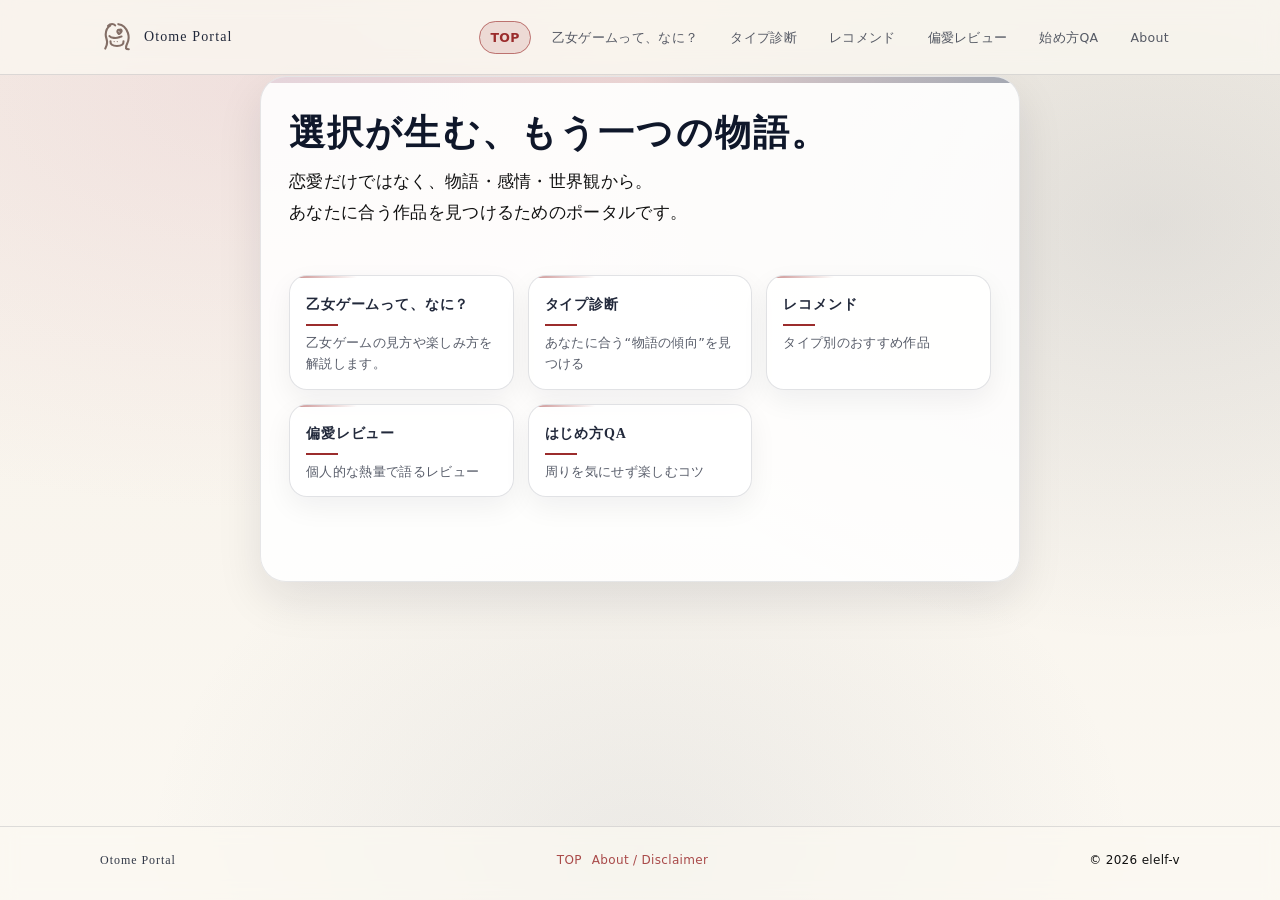
<file: index.html>
<!doctype html>
<html lang="ja">
  <head>
    <meta charset="UTF-8" />
    <title>乙女ゲームを、物語として。｜Otome Portal</title>
    <meta name="viewport" content="width=device-width, initial-scale=1" />

    <link rel="stylesheet" href="assets/css/styles.css" />
  </head>

  <body>
    <div id="header"></div>

    <main>
      <h1>選択が生む、もう一つの物語。</h1>

      <p>
        恋愛だけではなく、物語・感情・世界観から。<br />
        あなたに合う作品を見つけるためのポータルです。
      </p>

      <section class="card-grid">
        <a href="basics.html" class="card">
          <h2>乙女ゲームって、なに？</h2>
          <p>乙女ゲームの見方や楽しみ方を解説します。</p>
        </a>

        <a href="diagnosis.html" class="card">
          <h2>タイプ診断</h2>
          <p>あなたに合う“物語の傾向”を見つける</p>
        </a>

        <a href="recommend.html" class="card">
          <h2>レコメンド</h2>
          <p>タイプ別のおすすめ作品</p>
        </a>

        <a href="review.html" class="card">
          <h2>偏愛レビュー</h2>
          <p>個人的な熱量で語るレビュー</p>
        </a>

        <a href="start.html" class="card">
          <h2>はじめ方QA</h2>
          <p>周りを気にせず楽しむコツ</p>
        </a>
      </section>
    </main>

    <div id="footer"></div>

    <script src="assets/js/main.js"></script>
  </body>
</html>
</file>
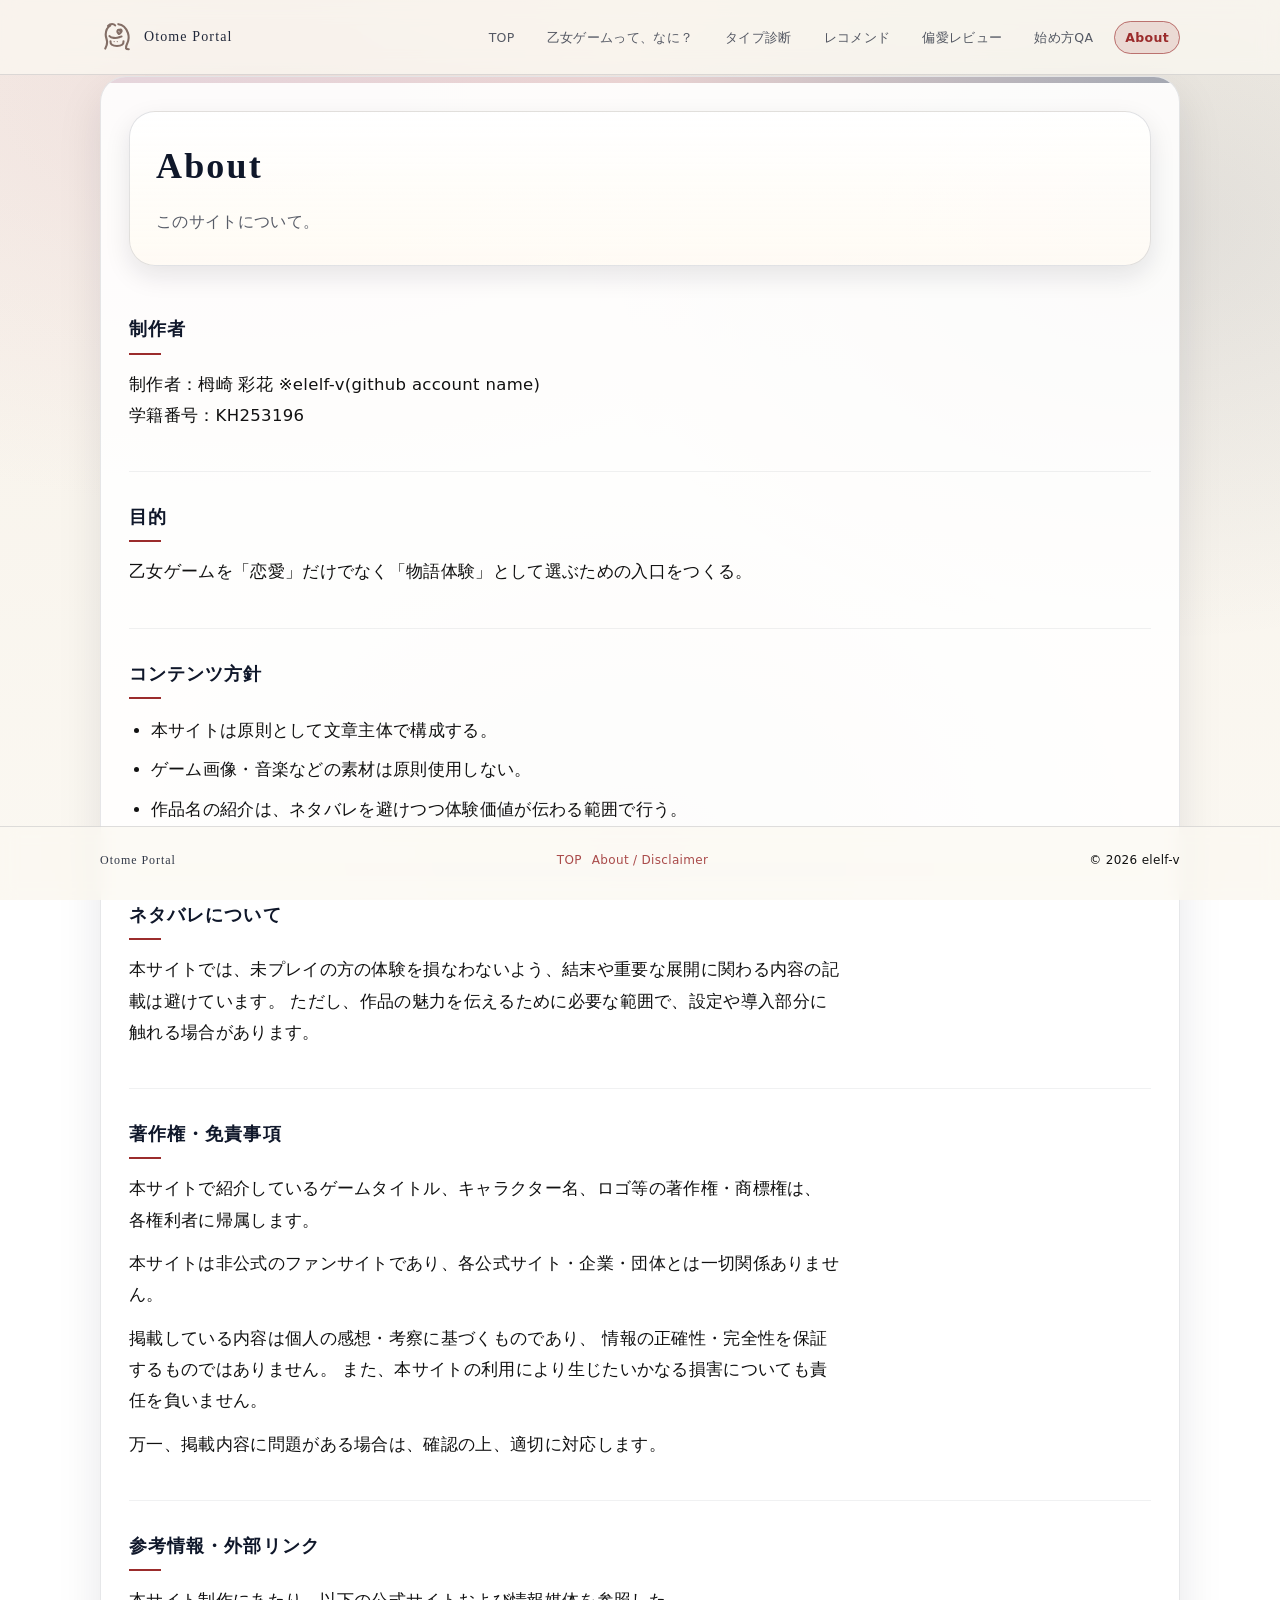
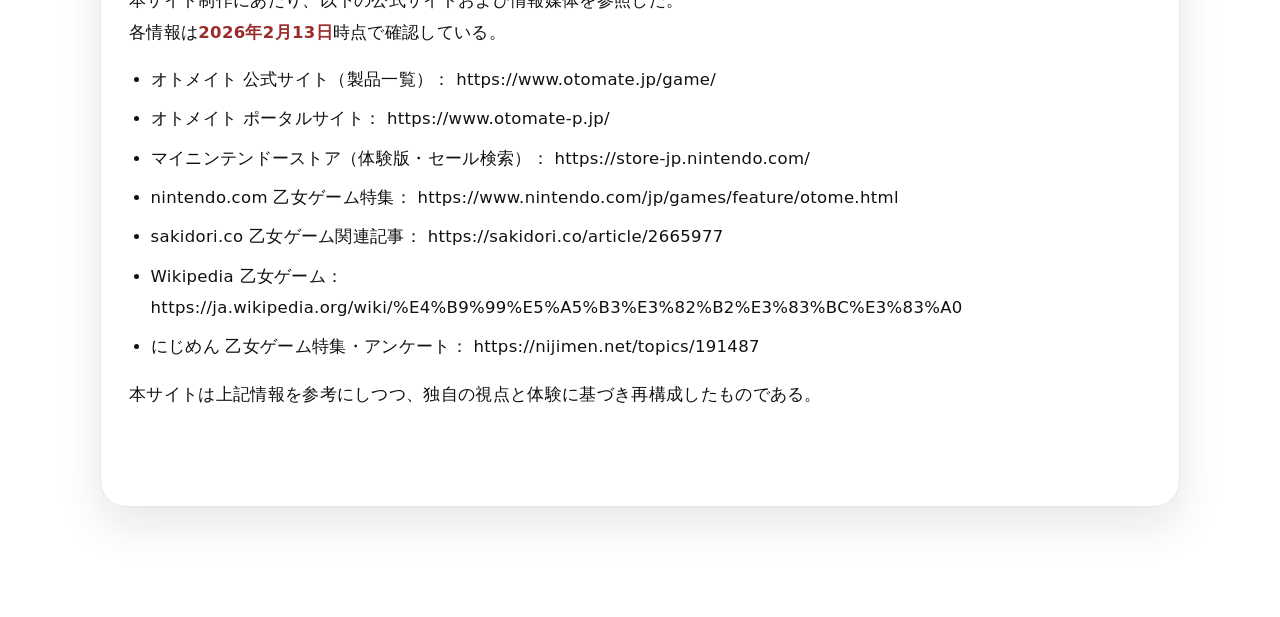
<file: about.html>
<!doctype html>
<html lang="ja">
  <head>
    <meta charset="UTF-8" />
    <title>About｜Otome Portal</title>
    <meta name="viewport" content="width=device-width, initial-scale=1" />
    <link rel="stylesheet" href="assets/css/styles.css" />
  </head>
  <body>
    <div id="header"></div>

    <main class="container">
      <header class="page-header">
        <h1>About</h1>
        <p>このサイトについて。</p>
      </header>

      <section aria-labelledby="about-creator">
        <h2 id="about-creator">制作者</h2>
        <p>
          制作者：栂崎 彩花 ※elelf-v(github account name)<br />
          学籍番号：KH253196
        </p>
      </section>

      <section aria-labelledby="about-purpose">
        <h2 id="about-purpose">目的</h2>
        <p>
          乙女ゲームを「恋愛」だけでなく「物語体験」として選ぶための入口をつくる。
        </p>
      </section>

      <section aria-labelledby="about-policy">
        <h2 id="about-policy">コンテンツ方針</h2>
        <ul>
          <li>本サイトは原則として文章主体で構成する。</li>
          <li>ゲーム画像・音楽などの素材は原則使用しない。</li>
          <li>
            作品名の紹介は、ネタバレを避けつつ体験価値が伝わる範囲で行う。
          </li>
        </ul>
      </section>

      <section aria-labelledby="about-spoiler">
        <h2 id="about-spoiler">ネタバレについて</h2>
        <p>
          本サイトでは、未プレイの方の体験を損なわないよう、結末や重要な展開に関わる内容の記載は避けています。
          ただし、作品の魅力を伝えるために必要な範囲で、設定や導入部分に触れる場合があります。
        </p>
      </section>

      <section aria-labelledby="about-copyright">
        <h2 id="about-copyright">著作権・免責事項</h2>

        <p>
          本サイトで紹介しているゲームタイトル、キャラクター名、ロゴ等の著作権・商標権は、
          各権利者に帰属します。
        </p>

        <p>
          本サイトは非公式のファンサイトであり、各公式サイト・企業・団体とは一切関係ありません。
        </p>

        <p>
          掲載している内容は個人の感想・考察に基づくものであり、
          情報の正確性・完全性を保証するものではありません。
          また、本サイトの利用により生じたいかなる損害についても責任を負いません。
        </p>

        <p>万一、掲載内容に問題がある場合は、確認の上、適切に対応します。</p>
      </section>

      <section aria-labelledby="about-references">
        <h2 id="about-references">参考情報・外部リンク</h2>
        <p>
          本サイト制作にあたり、以下の公式サイトおよび情報媒体を参照した。<br />
          各情報は<strong>2026年2月13日</strong>時点で確認している。
        </p>

        <ul>
          <li>
            オトメイト 公式サイト（製品一覧）：
            <a
              href="https://www.otomate.jp/game/"
              target="_blank"
              rel="noopener noreferrer"
              >https://www.otomate.jp/game/</a
            >
          </li>
          <li>
            オトメイト ポータルサイト：
            <a
              href="https://www.otomate-p.jp/"
              target="_blank"
              rel="noopener noreferrer"
              >https://www.otomate-p.jp/</a
            >
          </li>
          <li>
            マイニンテンドーストア（体験版・セール検索）：
            <a
              href="https://store-jp.nintendo.com/"
              target="_blank"
              rel="noopener noreferrer"
              >https://store-jp.nintendo.com/</a
            >
          </li>
          <li>
            nintendo.com 乙女ゲーム特集：
            <a
              href="https://www.nintendo.com/jp/games/feature/otome.html"
              target="_blank"
              rel="noopener noreferrer"
              >https://www.nintendo.com/jp/games/feature/otome.html</a
            >
          </li>
          <li>
            sakidori.co 乙女ゲーム関連記事：
            <a
              href="https://sakidori.co/article/2665977"
              target="_blank"
              rel="noopener noreferrer"
              >https://sakidori.co/article/2665977</a
            >
          </li>
          <li>
            Wikipedia 乙女ゲーム：
            <a
              href="https://ja.wikipedia.org/wiki/%E4%B9%99%E5%A5%B3%E3%82%B2%E3%83%BC%E3%83%A0"
              target="_blank"
              rel="noopener noreferrer"
              >https://ja.wikipedia.org/wiki/%E4%B9%99%E5%A5%B3%E3%82%B2%E3%83%BC%E3%83%A0</a
            >
          </li>
          <li>
            にじめん 乙女ゲーム特集・アンケート：
            <a
              href="https://nijimen.net/topics/191487"
              target="_blank"
              rel="noopener noreferrer"
              >https://nijimen.net/topics/191487</a
            >
          </li>
        </ul>

        <p>
          本サイトは上記情報を参考にしつつ、独自の視点と体験に基づき再構成したものである。
        </p>
      </section>
    </main>

    <div id="footer"></div>
    <script src="assets/js/main.js"></script>
  </body>
</html>
</file>
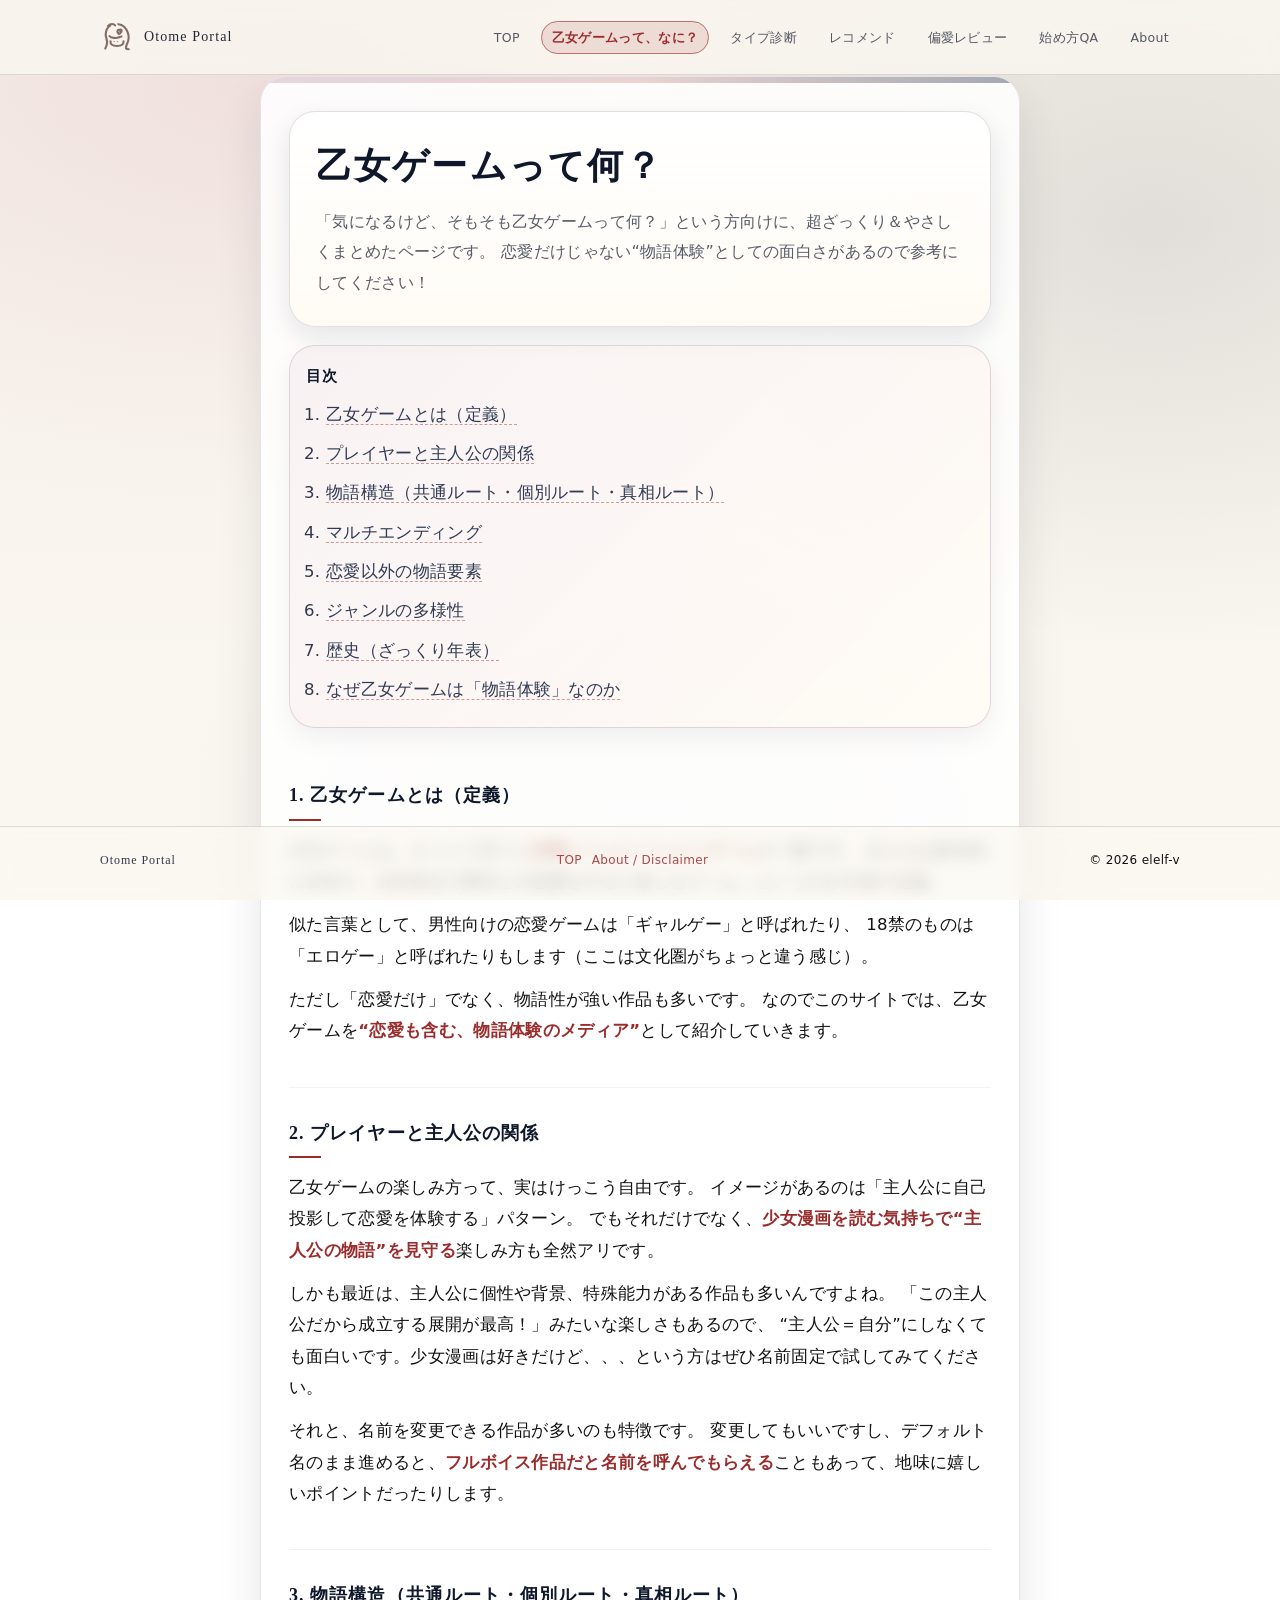
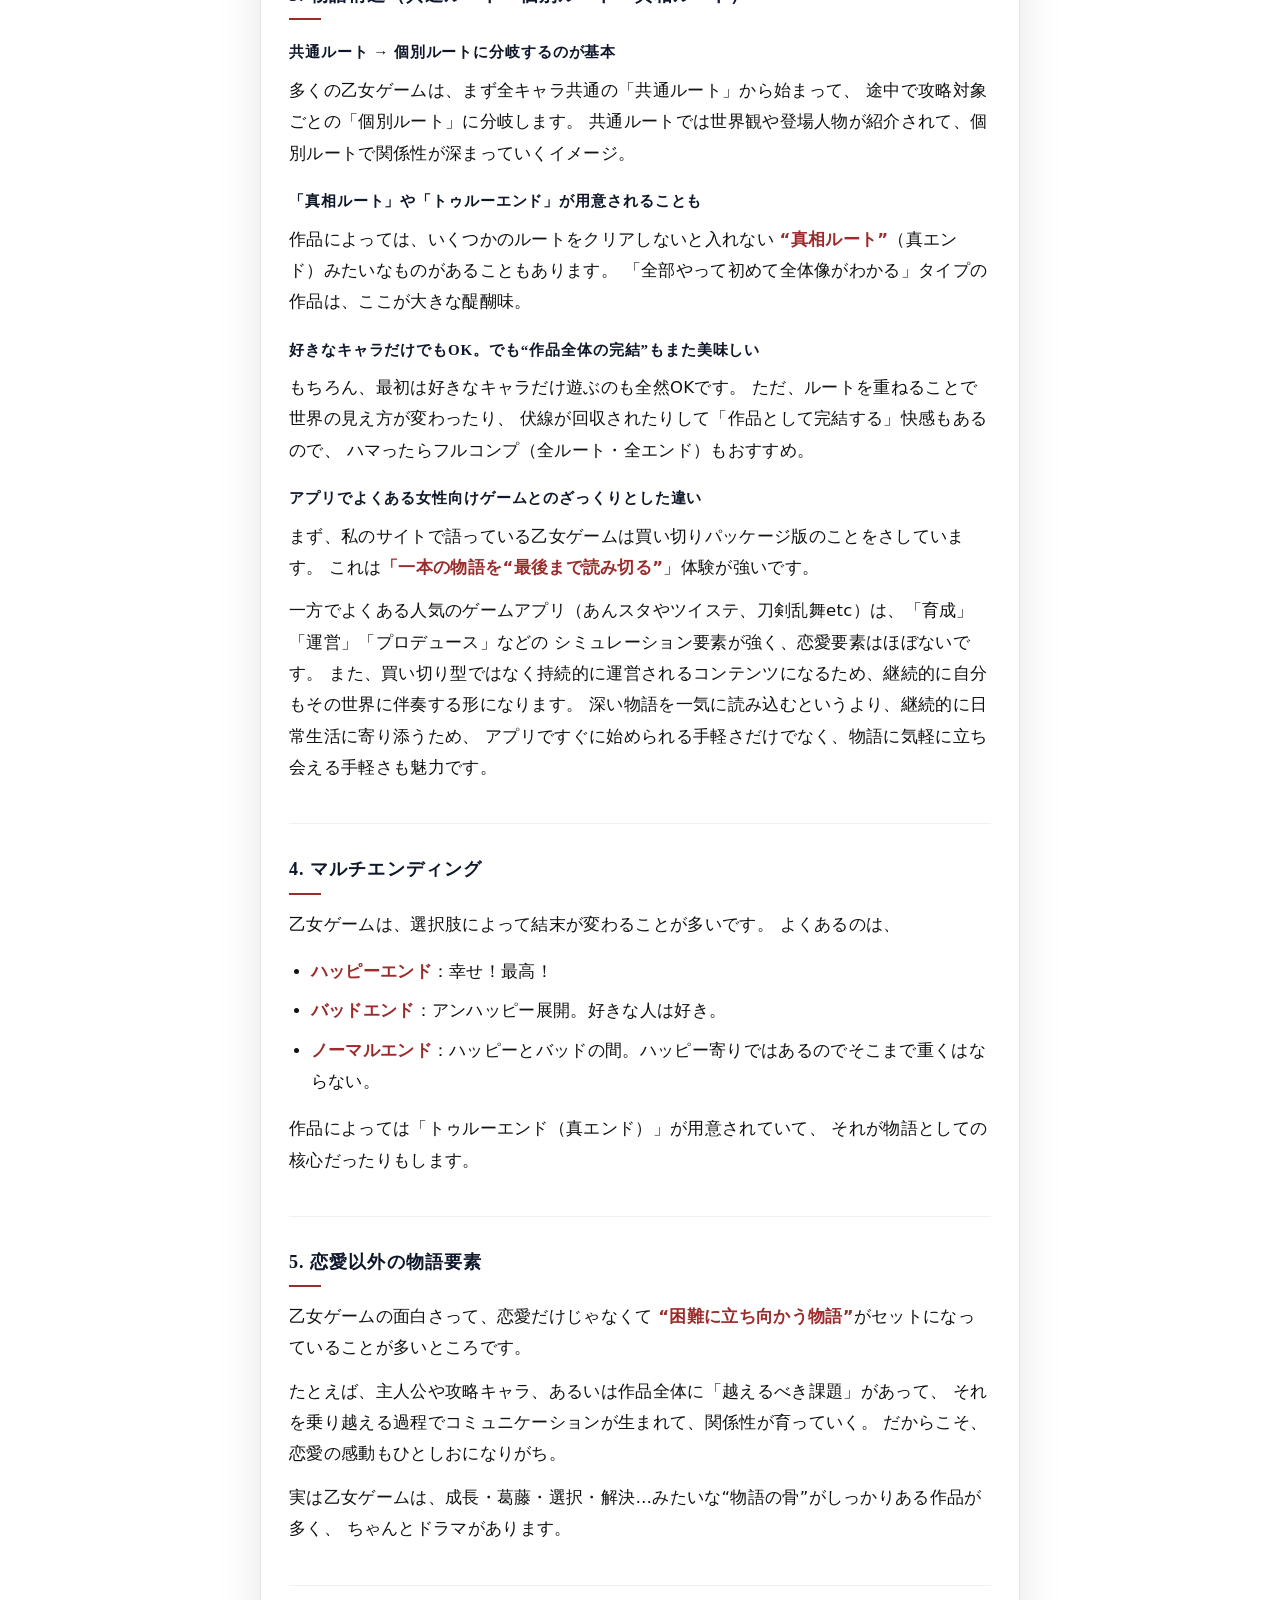
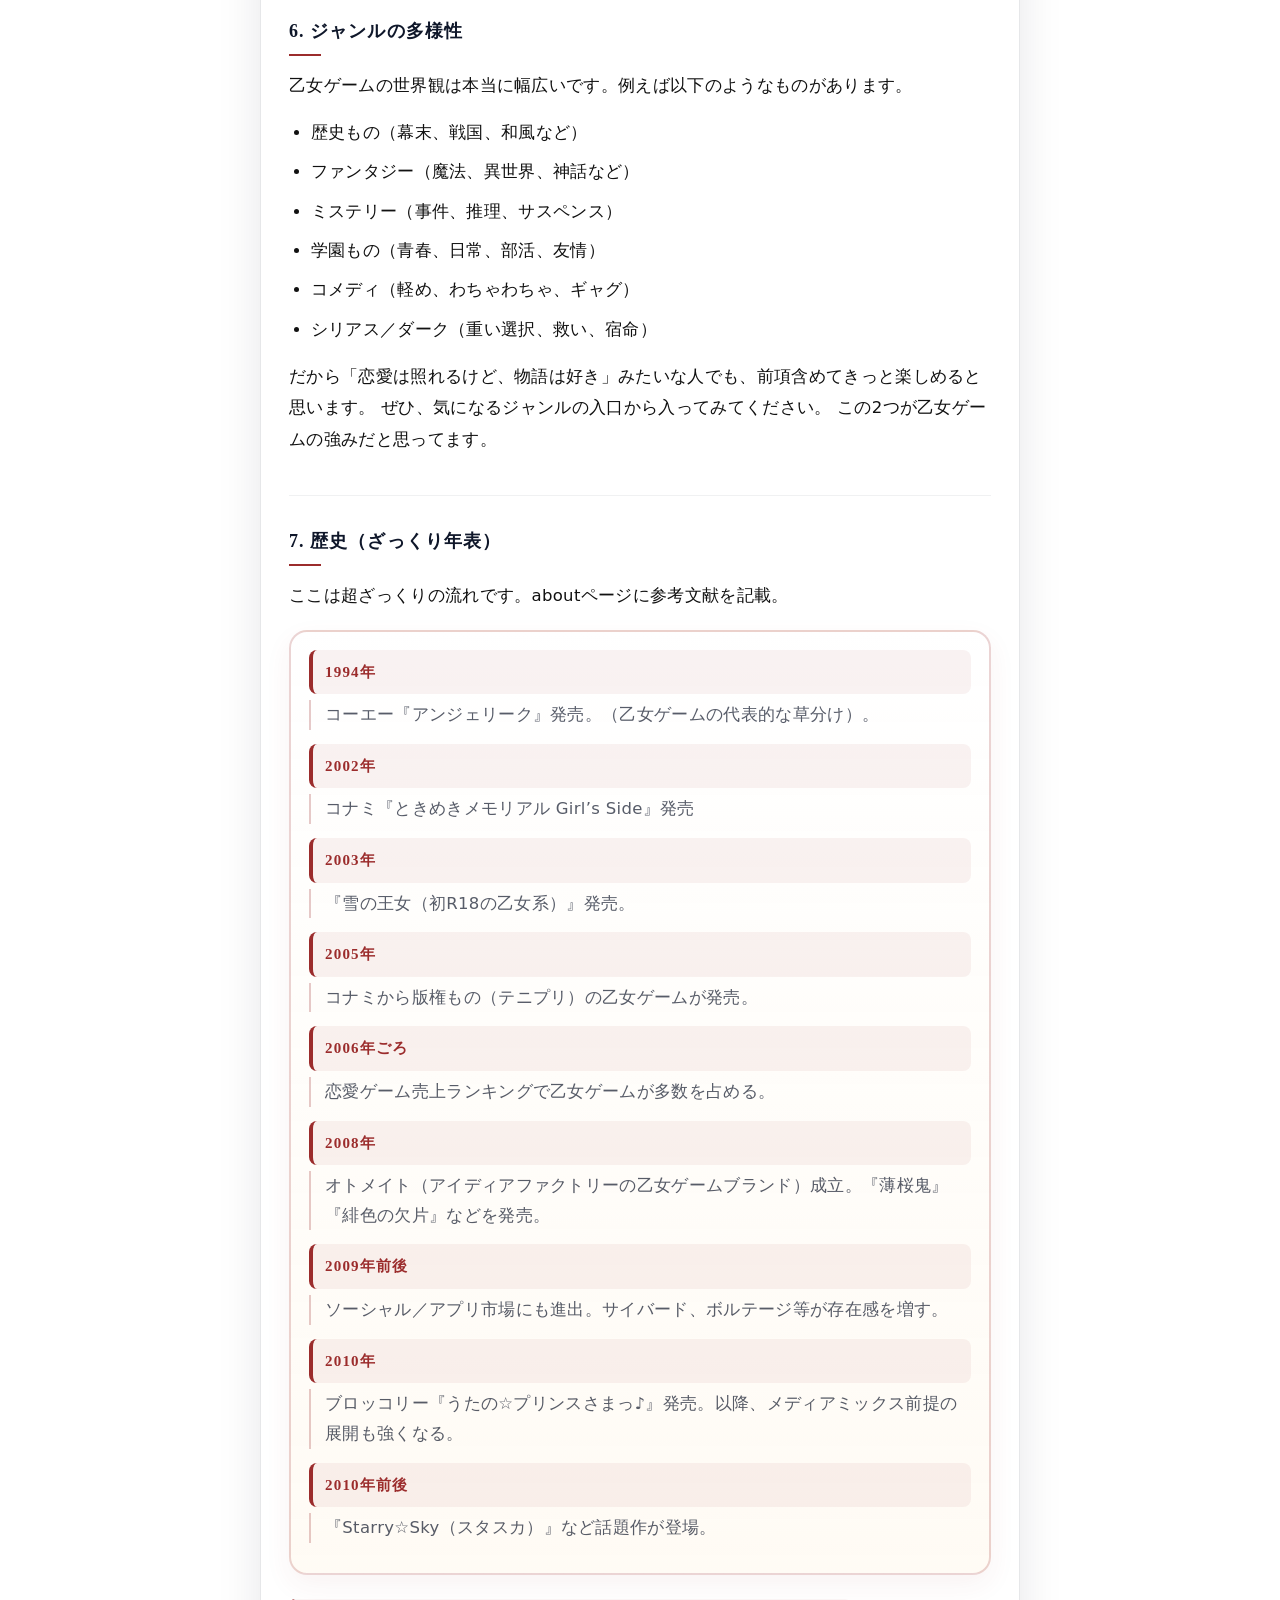
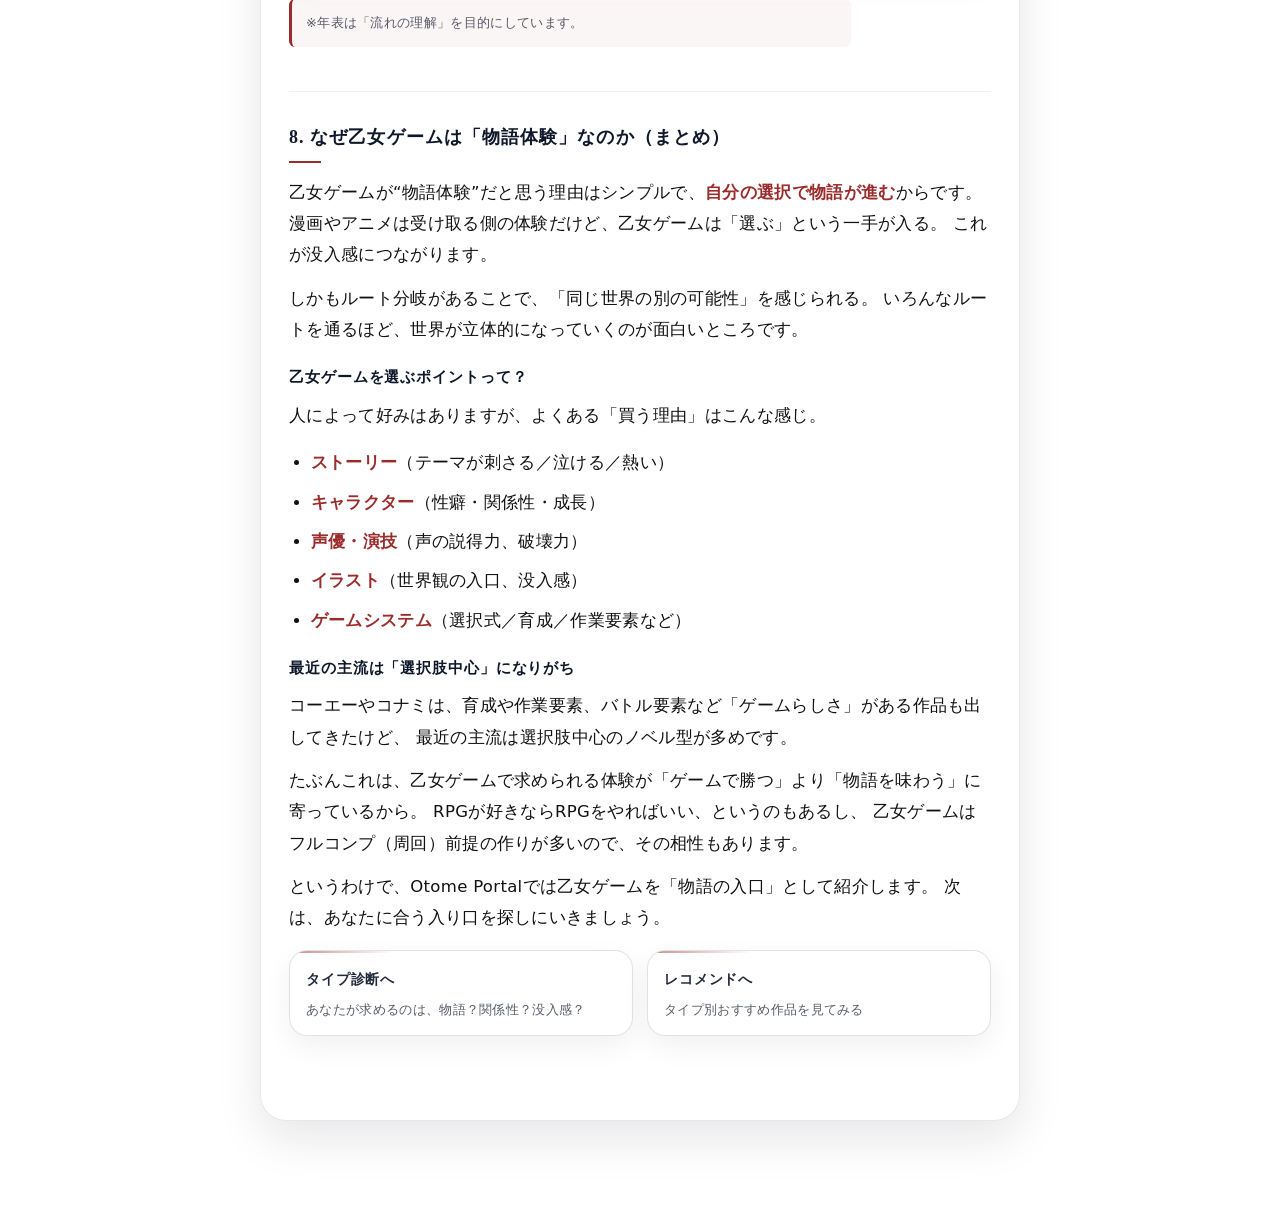
<file: basics.html>
<!doctype html>
<html lang="ja">
  <head>
    <meta charset="UTF-8" />
    <title>乙女ゲームって何？｜Otome Portal</title>
    <meta name="viewport" content="width=device-width, initial-scale=1" />
    <link rel="stylesheet" href="assets/css/styles.css" />
  </head>
  <body>
    <div id="header"></div>

    <main>
      <header class="page-header">
        <h1>乙女ゲームって何？</h1>
        <p>
          「気になるけど、そもそも乙女ゲームって何？」という方向けに、超ざっくり＆やさしくまとめたページです。
          恋愛だけじゃない“物語体験”としての面白さがあるので参考にしてください！
        </p>
      </header>

      <nav class="toc" aria-label="目次">
        <h2>目次</h2>
        <ol>
          <li><a href="#def">乙女ゲームとは（定義）</a></li>
          <li><a href="#player">プレイヤーと主人公の関係</a></li>
          <li>
            <a href="#structure"
              >物語構造（共通ルート・個別ルート・真相ルート）</a
            >
          </li>
          <li><a href="#ending">マルチエンディング</a></li>
          <li><a href="#story">恋愛以外の物語要素</a></li>
          <li><a href="#genre">ジャンルの多様性</a></li>
          <li><a href="#history">歴史（ざっくり年表）</a></li>
          <li><a href="#summary">なぜ乙女ゲームは「物語体験」なのか</a></li>
        </ol>
      </nav>

      <section id="def">
        <h2>1. 乙女ゲームとは（定義）</h2>
        <p>
          乙女ゲームは、ざっくり言うと<strong>恋愛シミュレーションゲーム</strong>の一種です。
          主人公は基本的に女性で、女性視点で異性との恋愛を中心に楽しむゲーム…というのが王道の定義。
        </p>
        <p>
          似た言葉として、男性向けの恋愛ゲームは「ギャルゲー」と呼ばれたり、
          18禁のものは「エロゲー」と呼ばれたりもします（ここは文化圏がちょっと違う感じ）。
        </p>
        <p>
          ただし「恋愛だけ」でなく、物語性が強い作品も多いです。
          なのでこのサイトでは、乙女ゲームを<strong>“恋愛も含む、物語体験のメディア”</strong>として紹介していきます。
        </p>
      </section>

      <section id="player">
        <h2>2. プレイヤーと主人公の関係</h2>
        <p>
          乙女ゲームの楽しみ方って、実はけっこう自由です。
          イメージがあるのは「主人公に自己投影して恋愛を体験する」パターン。
          でもそれだけでなく、<strong>少女漫画を読む気持ちで“主人公の物語”を見守る</strong>楽しみ方も全然アリです。
        </p>

        <p>
          しかも最近は、主人公に個性や背景、特殊能力がある作品も多いんですよね。
          「この主人公だから成立する展開が最高！」みたいな楽しさもあるので、
          “主人公＝自分”にしなくても面白いです。少女漫画は好きだけど、、、という方はぜひ名前固定で試してみてください。
        </p>

        <p>
          それと、名前を変更できる作品が多いのも特徴です。
          変更してもいいですし、デフォルト名のまま進めると、<strong>フルボイス作品だと名前を呼んでもらえる</strong>こともあって、地味に嬉しいポイントだったりします。
        </p>
      </section>

      <section id="structure">
        <h2>3. 物語構造（共通ルート・個別ルート・真相ルート）</h2>

        <h3>共通ルート → 個別ルートに分岐するのが基本</h3>
        <p>
          多くの乙女ゲームは、まず全キャラ共通の「共通ルート」から始まって、
          途中で攻略対象ごとの「個別ルート」に分岐します。
          共通ルートでは世界観や登場人物が紹介されて、個別ルートで関係性が深まっていくイメージ。
        </p>

        <h3>「真相ルート」や「トゥルーエンド」が用意されることも</h3>
        <p>
          作品によっては、いくつかのルートをクリアしないと入れない
          <strong>“真相ルート”</strong
          >（真エンド）みたいなものがあることもあります。
          「全部やって初めて全体像がわかる」タイプの作品は、ここが大きな醍醐味。
        </p>

        <h3>好きなキャラだけでもOK。でも“作品全体の完結”もまた美味しい</h3>
        <p>
          もちろん、最初は好きなキャラだけ遊ぶのも全然OKです。
          ただ、ルートを重ねることで世界の見え方が変わったり、
          伏線が回収されたりして「作品として完結する」快感もあるので、
          ハマったらフルコンプ（全ルート・全エンド）もおすすめ。
        </p>

        <h3>アプリでよくある女性向けゲームとのざっくりとした違い</h3>
        <p>
          まず、私のサイトで語っている乙女ゲームは買い切りパッケージ版のことをさしています。
          これは<strong>「一本の物語を“最後まで読み切る”</strong>」体験が強いです。
        </p>
        <p>
          一方でよくある人気のゲームアプリ（あんスタやツイステ、刀剣乱舞etc）は、「育成」「運営」「プロデュース」などの
          シミュレーション要素が強く、恋愛要素はほぼないです。
          また、買い切り型ではなく持続的に運営されるコンテンツになるため、継続的に自分もその世界に伴奏する形になります。
          深い物語を一気に読み込むというより、継続的に日常生活に寄り添うため、
          アプリですぐに始められる手軽さだけでなく、物語に気軽に立ち会える手軽さも魅力です。
        </p>
      </section>

      <section id="ending">
        <h2>4. マルチエンディング</h2>
        <p>
          乙女ゲームは、選択肢によって結末が変わることが多いです。
          よくあるのは、
        </p>
        <ul>
          <li><strong>ハッピーエンド</strong>：幸せ！最高！</li>
          <li>
            <strong>バッドエンド</strong>：アンハッピー展開。好きな人は好き。
          </li>
          <li>
            <strong>ノーマルエンド</strong
            >：ハッピーとバッドの間。ハッピー寄りではあるのでそこまで重くはならない。
          </li>
        </ul>
        <p>
          作品によっては「トゥルーエンド（真エンド）」が用意されていて、
          それが物語としての核心だったりもします。
        </p>
      </section>

      <section id="story">
        <h2>5. 恋愛以外の物語要素</h2>
        <p>
          乙女ゲームの面白さって、恋愛だけじゃなくて
          <strong>“困難に立ち向かう物語”</strong
          >がセットになっていることが多いところです。
        </p>
        <p>
          たとえば、主人公や攻略キャラ、あるいは作品全体に「越えるべき課題」があって、
          それを乗り越える過程でコミュニケーションが生まれて、関係性が育っていく。
          だからこそ、恋愛の感動もひとしおになりがち。
        </p>
        <p>
          実は乙女ゲームは、成長・葛藤・選択・解決…みたいな“物語の骨”がしっかりある作品が多く、
          ちゃんとドラマがあります。
        </p>
      </section>

      <section id="genre">
        <h2>6. ジャンルの多様性</h2>
        <p>
          乙女ゲームの世界観は本当に幅広いです。例えば以下のようなものがあります。
        </p>
        <ul>
          <li>歴史もの（幕末、戦国、和風など）</li>
          <li>ファンタジー（魔法、異世界、神話など）</li>
          <li>ミステリー（事件、推理、サスペンス）</li>
          <li>学園もの（青春、日常、部活、友情）</li>
          <li>コメディ（軽め、わちゃわちゃ、ギャグ）</li>
          <li>シリアス／ダーク（重い選択、救い、宿命）</li>
        </ul>
        <p>
          だから「恋愛は照れるけど、物語は好き」みたいな人でも、前項含めてきっと楽しめると思います。
          ぜひ、気になるジャンルの入口から入ってみてください。
          この2つが乙女ゲームの強みだと思ってます。
        </p>
      </section>

      <section id="history">
        <h2>7. 歴史（ざっくり年表）</h2>
        <p>ここは超ざっくりの流れです。aboutページに参考文献を記載。</p>

        <dl class="history">
          <dt>1994年</dt>
          <dd>
            コーエー『アンジェリーク』発売。（乙女ゲームの代表的な草分け）。
          </dd>

          <dt>2002年</dt>
          <dd>コナミ『ときめきメモリアル Girl’s Side』発売</dd>

          <dt>2003年</dt>
          <dd>『雪の王女（初R18の乙女系）』発売。</dd>

          <dt>2005年</dt>
          <dd>コナミから版権もの（テニプリ）の乙女ゲームが発売。</dd>

          <dt>2006年ごろ</dt>
          <dd>恋愛ゲーム売上ランキングで乙女ゲームが多数を占める。</dd>

          <dt>2008年</dt>
          <dd>
            オトメイト（アイディアファクトリーの乙女ゲームブランド）成立。『薄桜鬼』『緋色の欠片』などを発売。
          </dd>

          <dt>2009年前後</dt>
          <dd>
            ソーシャル／アプリ市場にも進出。サイバード、ボルテージ等が存在感を増す。
          </dd>

          <dt>2010年</dt>
          <dd>
            ブロッコリー『うたの☆プリンスさまっ♪』発売。以降、メディアミックス前提の展開も強くなる。
          </dd>

          <dt>2010年前後</dt>
          <dd>『Starry☆Sky（スタスカ）』など話題作が登場。</dd>
        </dl>

        <p class="note">※年表は「流れの理解」を目的にしています。</p>
      </section>

      <section id="summary">
        <h2>8. なぜ乙女ゲームは「物語体験」なのか（まとめ）</h2>

        <p>
          乙女ゲームが“物語体験”だと思う理由はシンプルで、<strong>自分の選択で物語が進む</strong>からです。
          漫画やアニメは受け取る側の体験だけど、乙女ゲームは「選ぶ」という一手が入る。
          これが没入感につながります。
        </p>

        <p>
          しかもルート分岐があることで、「同じ世界の別の可能性」を感じられる。
          いろんなルートを通るほど、世界が立体的になっていくのが面白いところです。
        </p>

        <h3>乙女ゲームを選ぶポイントって？</h3>
        <p>人によって好みはありますが、よくある「買う理由」はこんな感じ。</p>
        <ul>
          <li><strong>ストーリー</strong>（テーマが刺さる／泣ける／熱い）</li>
          <li><strong>キャラクター</strong>（性癖・関係性・成長）</li>
          <li><strong>声優・演技</strong>（声の説得力、破壊力）</li>
          <li><strong>イラスト</strong>（世界観の入口、没入感）</li>
          <li><strong>ゲームシステム</strong>（選択式／育成／作業要素など）</li>
        </ul>

        <h3>最近の主流は「選択肢中心」になりがち</h3>
        <p>
          コーエーやコナミは、育成や作業要素、バトル要素など「ゲームらしさ」がある作品も出してきたけど、
          最近の主流は選択肢中心のノベル型が多めです。
        </p>
        <p>
          たぶんこれは、乙女ゲームで求められる体験が「ゲームで勝つ」より「物語を味わう」に寄っているから。
          RPGが好きならRPGをやればいい、というのもあるし、
          乙女ゲームはフルコンプ（周回）前提の作りが多いので、その相性もあります。
        </p>

        <p>
          というわけで、Otome
          Portalでは乙女ゲームを「物語の入口」として紹介します。
          次は、あなたに合う入り口を探しにいきましょう。
        </p>

        <div class="next-links">
          <a class="card" href="diagnosis.html">
            <h3>タイプ診断へ</h3>
            <p>あなたが求めるのは、物語？関係性？没入感？</p>
          </a>
          <a class="card" href="recommend.html">
            <h3>レコメンドへ</h3>
            <p>タイプ別おすすめ作品を見てみる</p>
          </a>
        </div>
      </section>
    </main>

    <div id="footer"></div>

    <script src="assets/js/main.js"></script>
  </body>
</html>
</file>
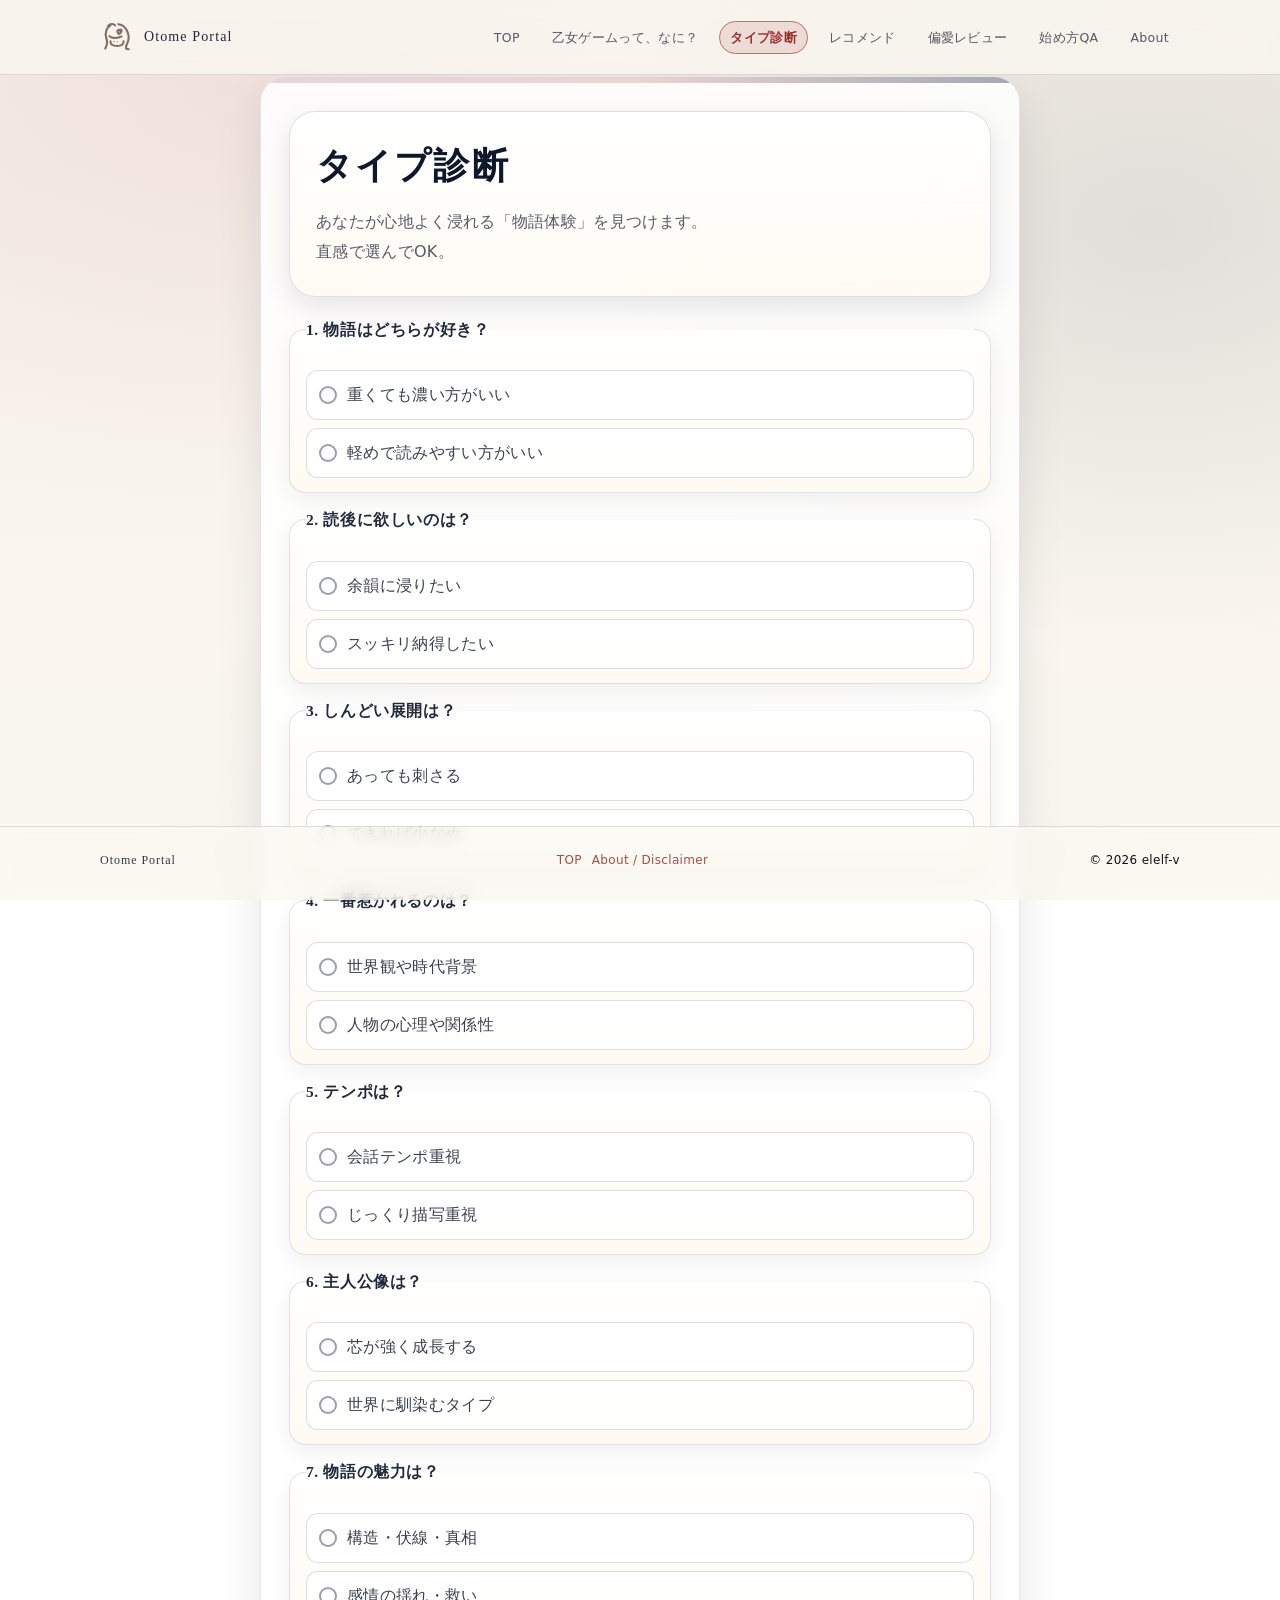
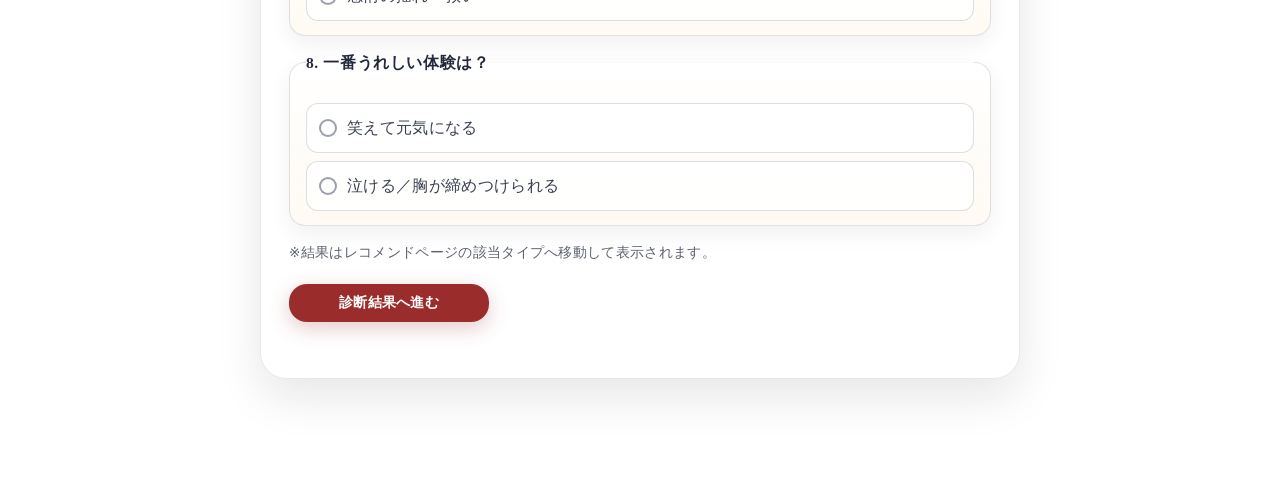
<file: diagnosis.html>
<!doctype html>
<html lang="ja">
  <head>
    <meta charset="UTF-8" />
    <title>タイプ診断｜Otome Portal</title>
    <meta name="viewport" content="width=device-width, initial-scale=1" />
    <link rel="stylesheet" href="assets/css/styles.css" />
  </head>

  <body>
    <div id="header"></div>

    <main class="page">
      <header class="page-header">
        <h1>タイプ診断</h1>
        <p class="lead">
          あなたが心地よく浸れる「物語体験」を見つけます。<br />
          直感で選んでOK。
        </p>
      </header>

      <form id="diagnosis-form" class="diagnosis">
        <fieldset class="question">
          <legend>1. 物語はどちらが好き？</legend>
          <label
            ><input type="radio" name="q1" value="a" required />
            重くても濃い方がいい</label
          >
          <label
            ><input type="radio" name="q1" value="c" />
            軽めで読みやすい方がいい</label
          >
        </fieldset>

        <fieldset class="question">
          <legend>2. 読後に欲しいのは？</legend>
          <label
            ><input type="radio" name="q2" value="b" required />
            余韻に浸りたい</label
          >
          <label
            ><input type="radio" name="q2" value="a" />
            スッキリ納得したい</label
          >
        </fieldset>

        <fieldset class="question">
          <legend>3. しんどい展開は？</legend>
          <label
            ><input type="radio" name="q3" value="b" required />
            あっても刺さる</label
          >
          <label
            ><input type="radio" name="q3" value="c" /> できれば少なめ</label
          >
        </fieldset>

        <fieldset class="question">
          <legend>4. 一番惹かれるのは？</legend>
          <label
            ><input type="radio" name="q4" value="d" required />
            世界観や時代背景</label
          >
          <label
            ><input type="radio" name="q4" value="a" />
            人物の心理や関係性</label
          >
        </fieldset>

        <fieldset class="question">
          <legend>5. テンポは？</legend>
          <label
            ><input type="radio" name="q5" value="c" required />
            会話テンポ重視</label
          >
          <label
            ><input type="radio" name="q5" value="a" /> じっくり描写重視</label
          >
        </fieldset>

        <fieldset class="question">
          <legend>6. 主人公像は？</legend>
          <label
            ><input type="radio" name="q6" value="a" required />
            芯が強く成長する</label
          >
          <label
            ><input type="radio" name="q6" value="d" />
            世界に馴染むタイプ</label
          >
        </fieldset>

        <fieldset class="question">
          <legend>7. 物語の魅力は？</legend>
          <label
            ><input type="radio" name="q7" value="a" required />
            構造・伏線・真相</label
          >
          <label
            ><input type="radio" name="q7" value="b" /> 感情の揺れ・救い</label
          >
        </fieldset>

        <fieldset class="question">
          <legend>8. 一番うれしい体験は？</legend>
          <label
            ><input type="radio" name="q8" value="c" required />
            笑えて元気になる</label
          >
          <label
            ><input type="radio" name="q8" value="b" />
            泣ける／胸が締めつけられる</label
          >
        </fieldset>
        <p class="note-small">
          ※結果はレコメンドページの該当タイプへ移動して表示されます。
        </p>
        <button type="submit" class="btn-primary">診断結果へ進む</button>
      </form>
    </main>

    <div id="footer"></div>
    <script src="assets/js/main.js"></script>
  </body>
</html>
</file>
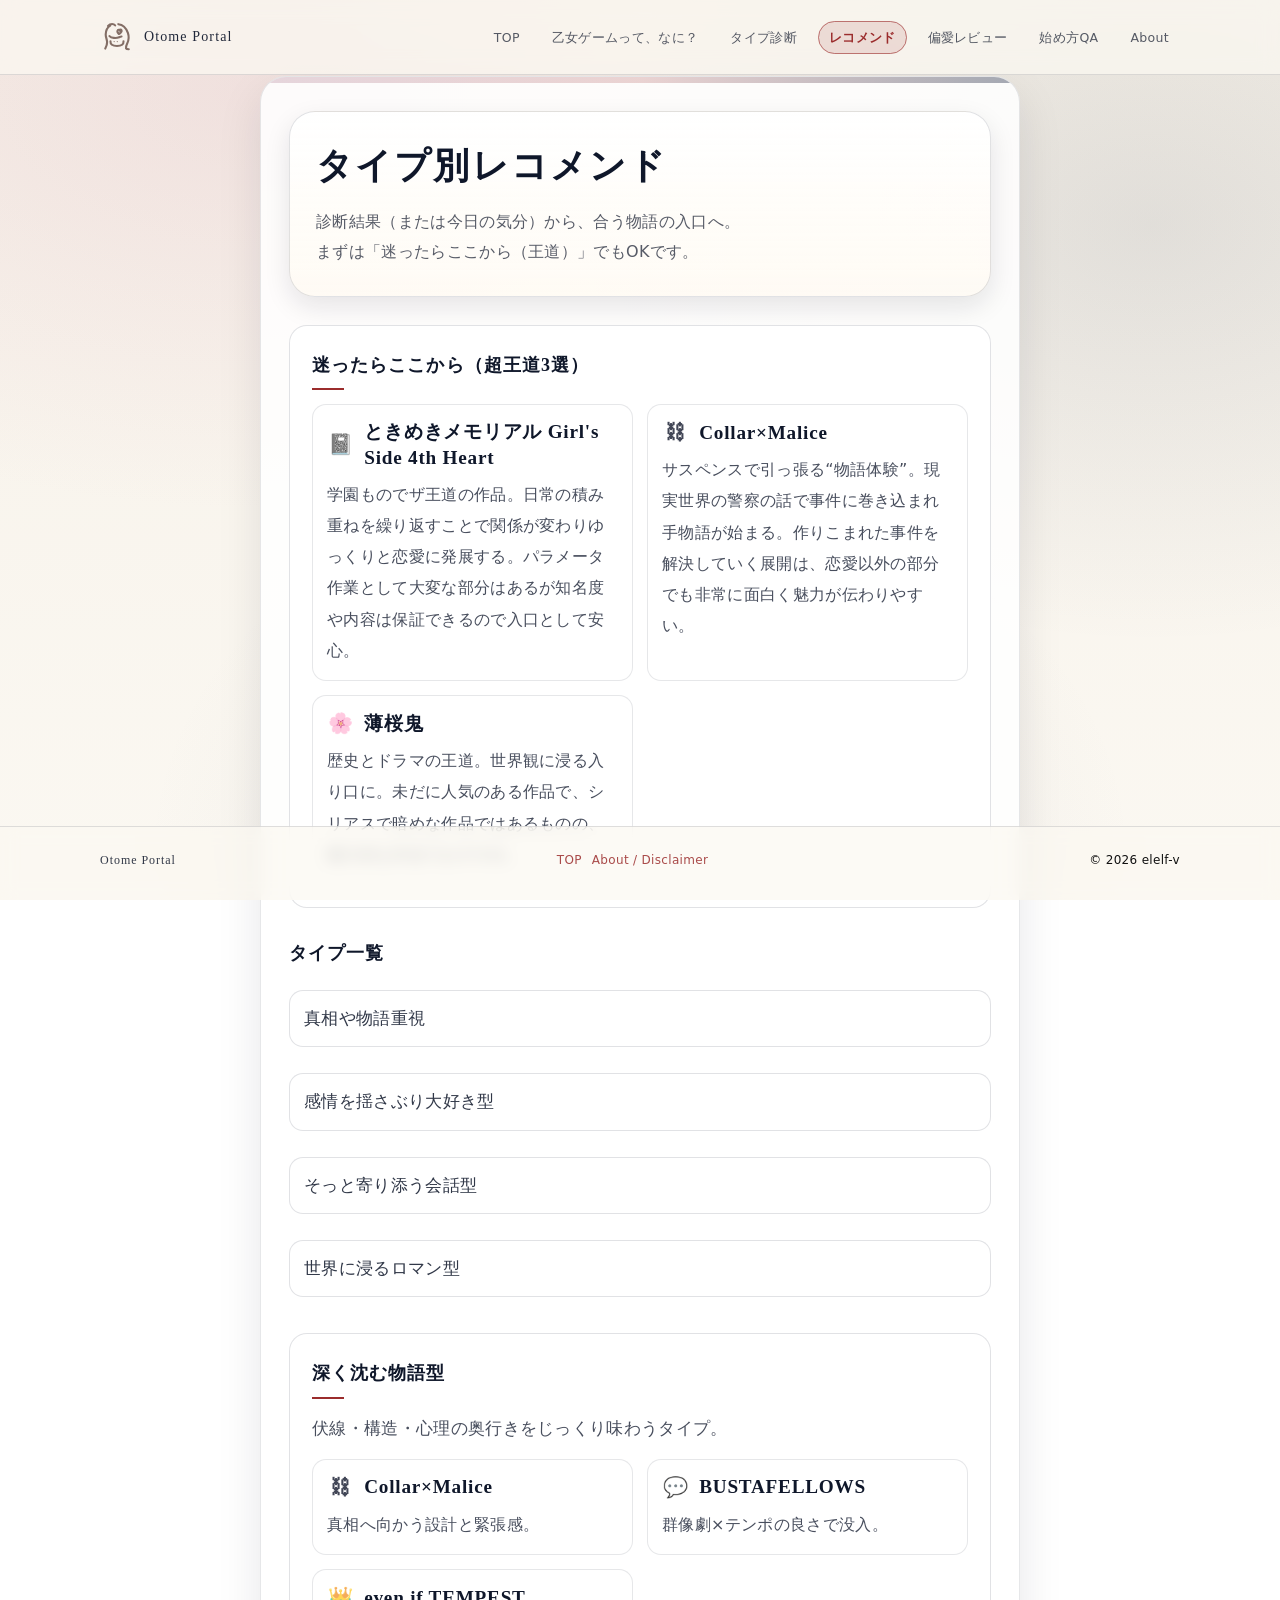
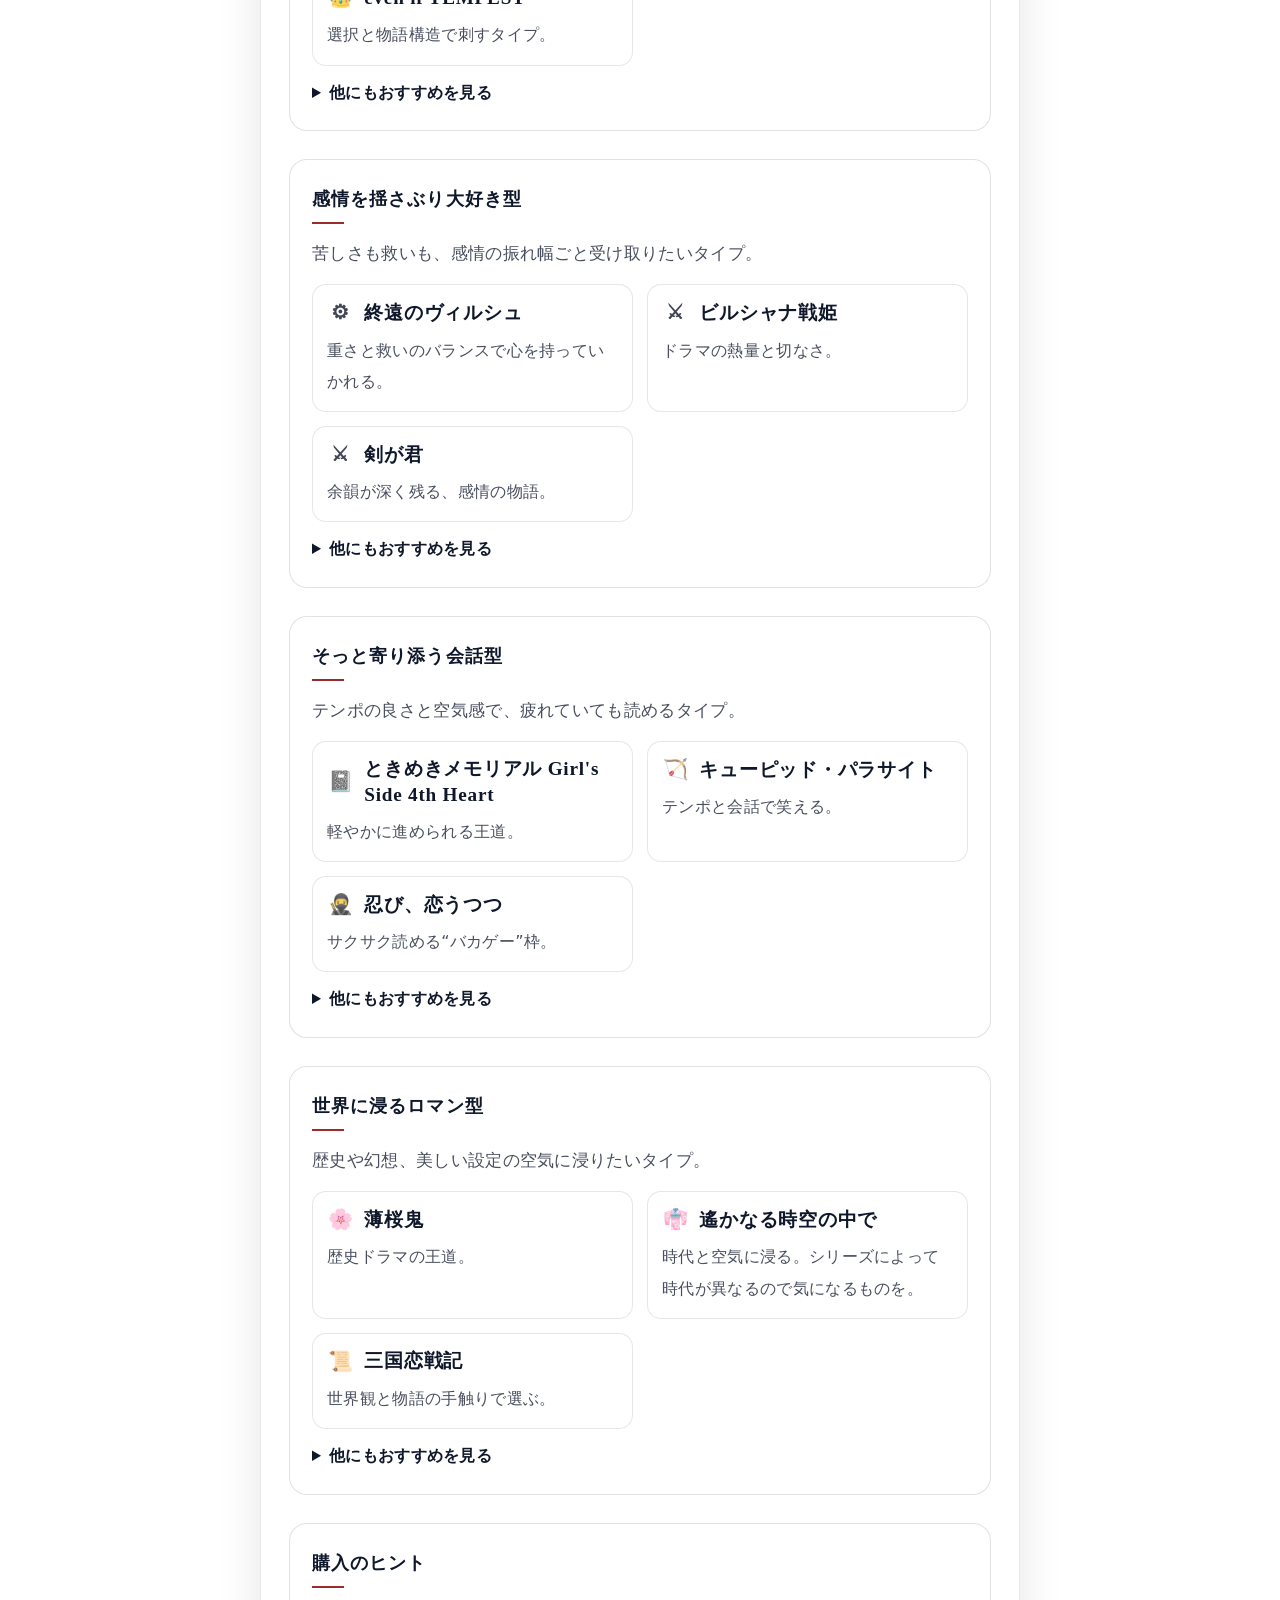
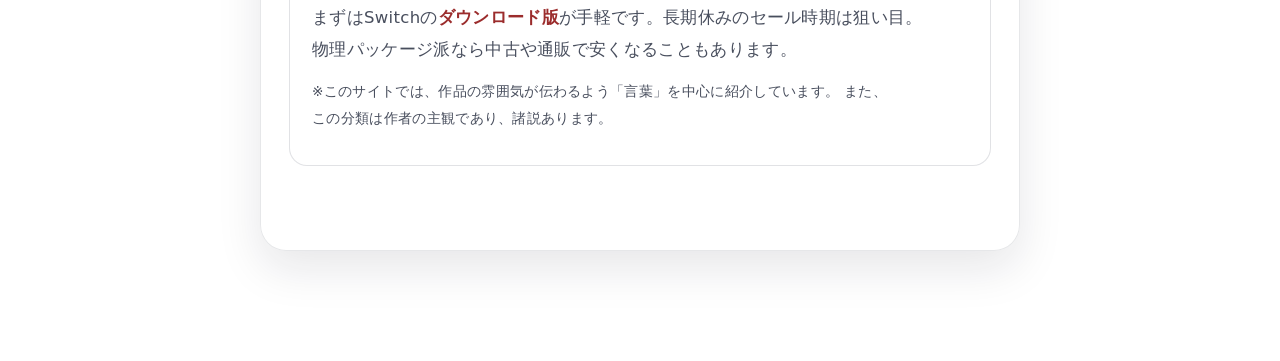
<file: recommend.html>
<!doctype html>
<html lang="ja">
  <head>
    <meta charset="UTF-8" />
    <title>レコメンド｜Otome Portal</title>
    <meta name="viewport" content="width=device-width, initial-scale=1" />
    <link rel="stylesheet" href="assets/css/styles.css" />
  </head>

  <body>
    <div id="header"></div>

    <main class="page">
      <header class="page-header">
        <h1>タイプ別レコメンド</h1>
        <p class="lead">
          診断結果（または今日の気分）から、合う物語の入口へ。<br />
          まずは「迷ったらここから（王道）」でもOKです。
        </p>
      </header>

      <section class="recommend-section">
        <h2>迷ったらここから（超王道3選）</h2>
        <div class="works-grid">
          <article class="work-card">
            <h3>ときめきメモリアル Girl's Side 4th Heart</h3>
            <p>
              学園ものでザ王道の作品。日常の積み重ねを繰り返すことで関係が変わりゆっくりと恋愛に発展する。パラメータ作業として大変な部分はあるが知名度や内容は保証できるので入口として安心。
            </p>
          </article>
          <article class="work-card">
            <h3>Collar×Malice</h3>
            <p>
              サスペンスで引っ張る“物語体験”。現実世界の警察の話で事件に巻き込まれ手物語が始まる。作りこまれた事件を解決していく展開は、恋愛以外の部分でも非常に面白く魅力が伝わりやすい。
            </p>
          </article>
          <article class="work-card">
            <h3>薄桜鬼</h3>
            <p>
              歴史とドラマの王道。世界観に浸る入り口に。未だに人気のある作品で、シリアスで暗めな作品ではあるものの、魅力的な作品でおすすめ。
            </p>
          </article>
        </div>
      </section>

      <aside id="result-banner" class="result-banner" hidden>
        <p class="result-title">
          あなたの診断結果：<strong id="result-type-name">—</strong>
        </p>
        <p class="result-sub" id="result-type-desc">—</p>
        <p class="result-link"><a href="diagnosis.html">診断をやり直す</a></p>
      </aside>

      <nav class="type-nav" aria-label="タイプ一覧">
        <h2 class="section-title">タイプ一覧</h2>
        <ul class="type-nav-list">
          <li><a href="#type-a">真相や物語重視</a></li>
          <li><a href="#type-b">感情を揺さぶり大好き型</a></li>
          <li><a href="#type-c">そっと寄り添う会話型</a></li>
          <li><a href="#type-d">世界に浸るロマン型</a></li>
        </ul>
      </nav>

      <section id="type-a" class="recommend-section" data-type="a">
        <h2>深く沈む物語型</h2>
        <p class="recommend-lead">
          伏線・構造・心理の奥行きをじっくり味わうタイプ。
        </p>
        <div class="works-grid">
          <article class="work-card">
            <h3>Collar×Malice</h3>
            <p>真相へ向かう設計と緊張感。</p>
          </article>
          <article class="work-card">
            <h3>BUSTAFELLOWS</h3>
            <p>群像劇×テンポの良さで没入。</p>
          </article>
          <article class="work-card">
            <h3>even if TEMPEST</h3>
            <p>選択と物語構造で刺すタイプ。</p>
          </article>
        </div>
        <details class="more">
          <summary>他にもおすすめを見る</summary>
          <ul class="simple-list">
            <li>ニル・アドミラリの天秤</li>
            <li>CROCK ZERO</li>
          </ul>
        </details>
      </section>

      <section id="type-b" class="recommend-section" data-type="b">
        <h2>感情を揺さぶり大好き型</h2>
        <p class="recommend-lead">
          苦しさも救いも、感情の振れ幅ごと受け取りたいタイプ。
        </p>
        <div class="works-grid">
          <article class="work-card">
            <h3>終遠のヴィルシュ</h3>
            <p>重さと救いのバランスで心を持っていかれる。</p>
          </article>
          <article class="work-card">
            <h3>ビルシャナ戦姫</h3>
            <p>ドラマの熱量と切なさ。</p>
          </article>
          <article class="work-card">
            <h3>剣が君</h3>
            <p>余韻が深く残る、感情の物語。</p>
          </article>
        </div>
        <details class="more">
          <summary>他にもおすすめを見る</summary>
          <ul class="simple-list">
            <li>ピオフィオーレの晩鐘</li>
            <li>NORN9 ノルン+ノネット</li>
            <li>AMNESIA</li>
          </ul>
        </details>
      </section>

      <section id="type-c" class="recommend-section" data-type="c">
        <h2>そっと寄り添う会話型</h2>
        <p class="recommend-lead">
          テンポの良さと空気感で、疲れていても読めるタイプ。
        </p>
        <div class="works-grid">
          <article class="work-card">
            <h3>ときめきメモリアル Girl's Side 4th Heart</h3>
            <p>軽やかに進められる王道。</p>
          </article>
          <article class="work-card">
            <h3>キューピッド・パラサイト</h3>
            <p>テンポと会話で笑える。</p>
          </article>
          <article class="work-card">
            <h3>忍び、恋うつつ</h3>
            <p>サクサク読める“バカゲー”枠。</p>
          </article>
        </div>
        <details class="more">
          <summary>他にもおすすめを見る</summary>
          <ul class="simple-list">
            <li>喧嘩番長乙女</li>
            <li>うたの☆プリンスさまっ♪</li>
          </ul>
        </details>
      </section>

      <section id="type-d" class="recommend-section" data-type="d">
        <h2>世界に浸るロマン型</h2>
        <p class="recommend-lead">
          歴史や幻想、美しい設定の空気に浸りたいタイプ。
        </p>
        <div class="works-grid">
          <article class="work-card">
            <h3>薄桜鬼</h3>
            <p>歴史ドラマの王道。</p>
          </article>
          <article class="work-card">
            <h3>遙かなる時空の中で</h3>
            <p>
              時代と空気に浸る。シリーズによって時代が異なるので気になるものを。
            </p>
          </article>
          <article class="work-card">
            <h3>三国恋戦記</h3>
            <p>世界観と物語の手触りで選ぶ。</p>
          </article>
        </div>
        <details class="more">
          <summary>他にもおすすめを見る</summary>
          <ul class="simple-list">
            <li>花咲くまにまに</li>
            <li>明治東亰恋伽</li>
            <li>ジャックジャンヌ</li>
          </ul>
        </details>
      </section>

      <section class="recommend-section">
        <h2>購入のヒント</h2>
        <p>
          まずはSwitchの<strong>ダウンロード版</strong>が手軽です。長期休みのセール時期は狙い目。<br />
          物理パッケージ派なら中古や通販で安くなることもあります。
        </p>
        <p class="note-small">
          ※このサイトでは、作品の雰囲気が伝わるよう「言葉」を中心に紹介しています。
          また、この分類は作者の主観であり、諸説あります。
        </p>
      </section>
    </main>

    <div id="footer"></div>
    <script src="assets/js/main.js"></script>
  </body>
</html>
</file>
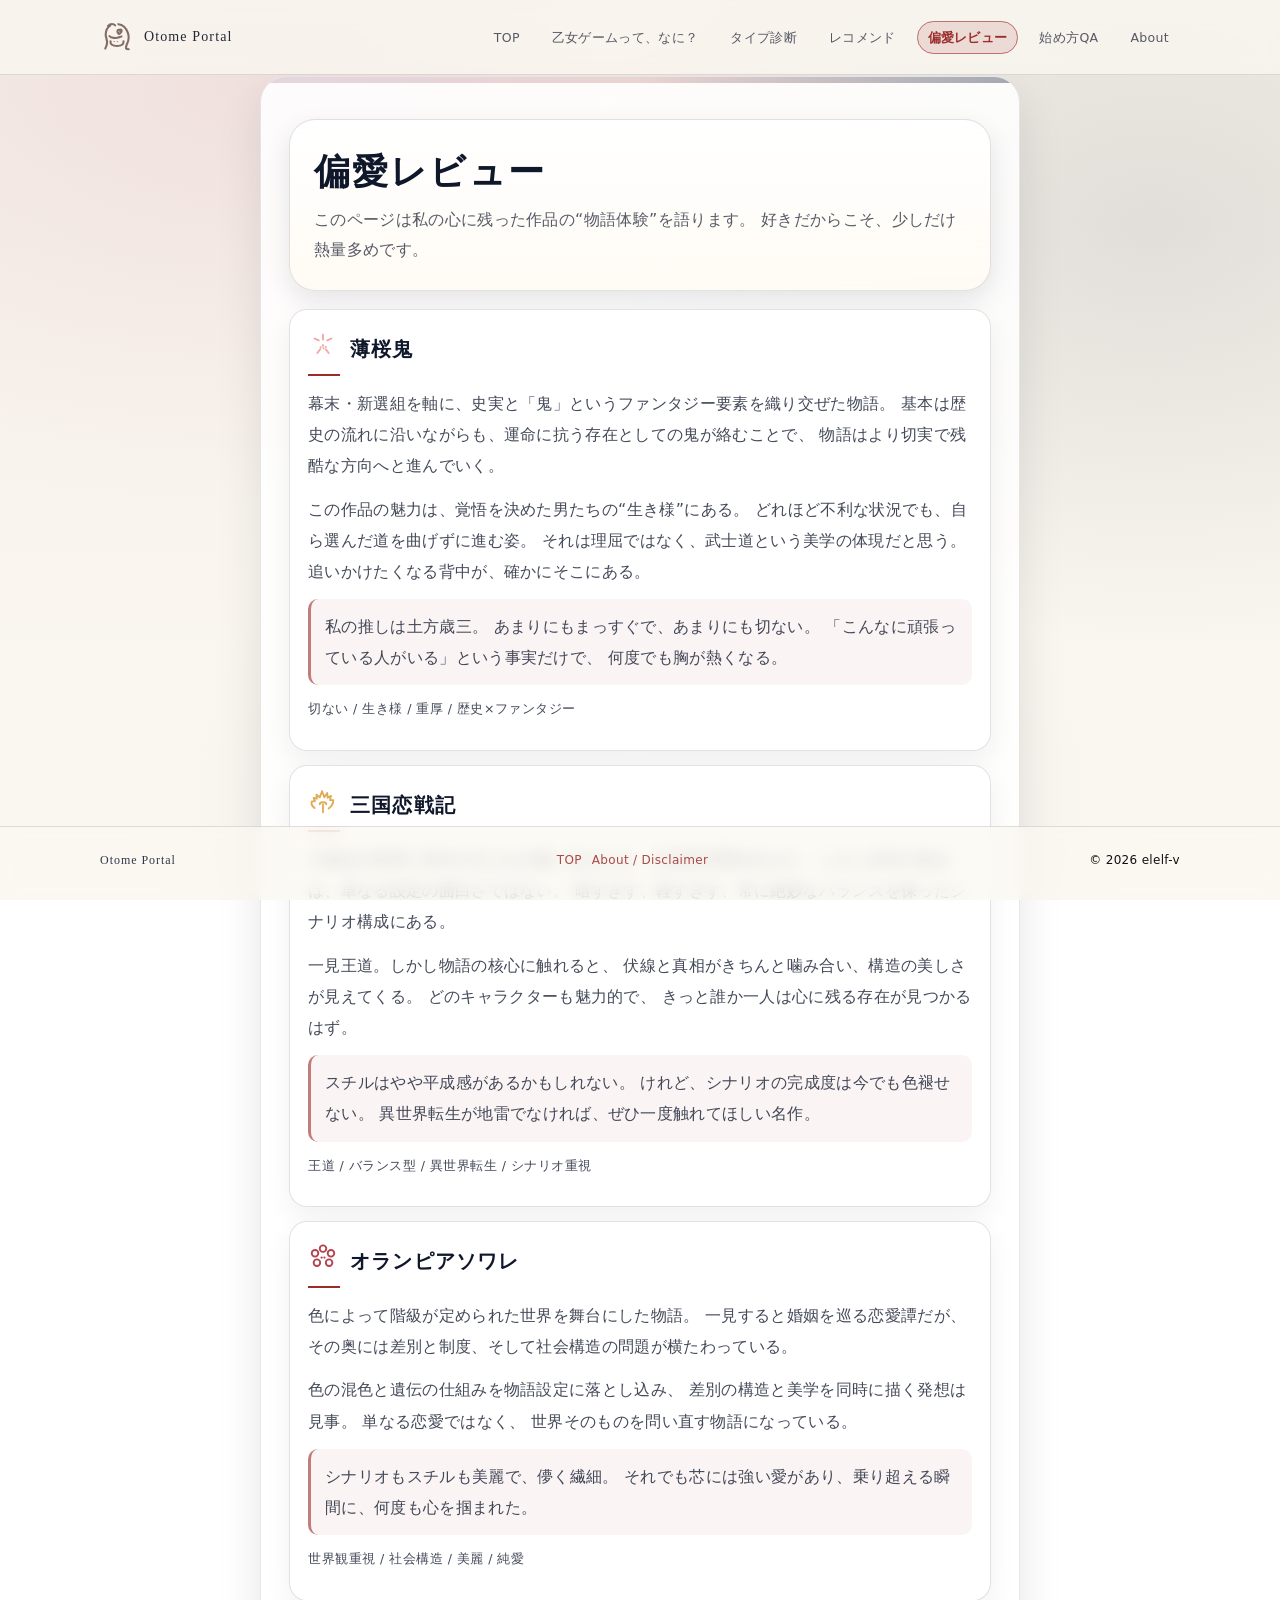
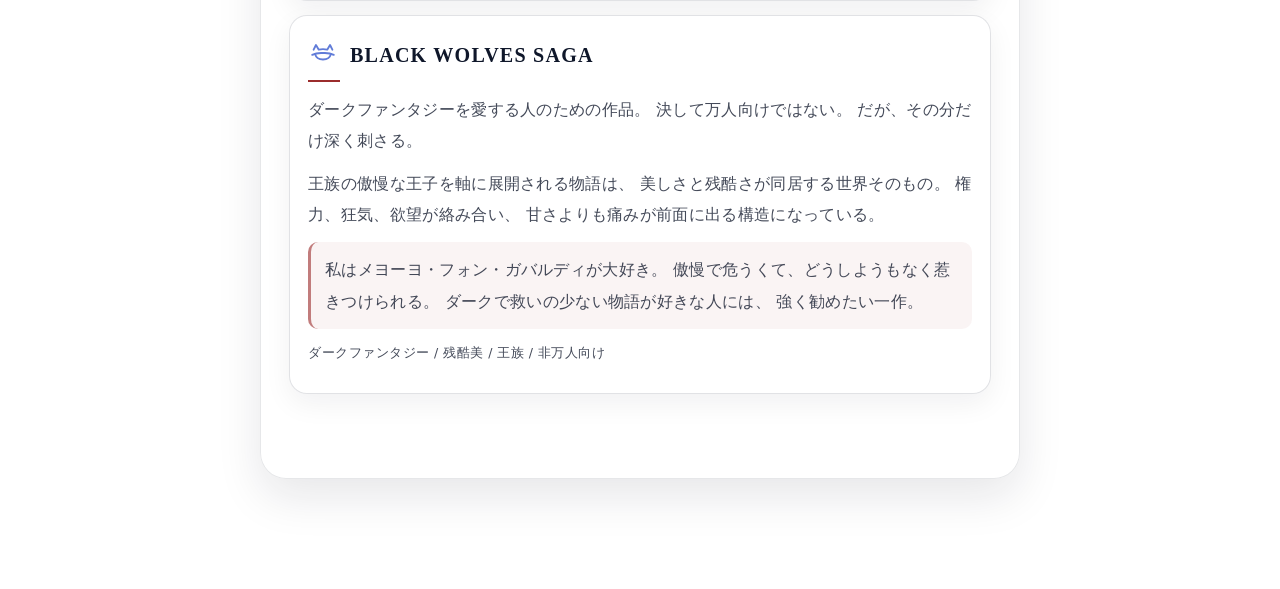
<file: review.html>
<!doctype html>
<html lang="ja">
  <head>
    <meta charset="UTF-8" />
    <title>偏愛レビュー｜Otome Portal</title>
    <meta name="viewport" content="width=device-width, initial-scale=1" />
    <link rel="stylesheet" href="assets/css/styles.css" />
  </head>

  <body>
    <div id="header"></div>

    <main class="page">
      <section class="review-article">
        <header class="review-header">
          <h1>偏愛レビュー</h1>
          <p class="lead">
            このページは私の心に残った作品の“物語体験”を語ります。
            好きだからこそ、少しだけ熱量多めです。
          </p>
        </header>

        <!-- 薄桜鬼 -->
        <article class="review-item">
          <h2 class="review-title icon-hakuoki">薄桜鬼</h2>

          <p>
            幕末・新選組を軸に、史実と「鬼」というファンタジー要素を織り交ぜた物語。
            基本は歴史の流れに沿いながらも、運命に抗う存在としての鬼が絡むことで、
            物語はより切実で残酷な方向へと進んでいく。
          </p>

          <p>
            この作品の魅力は、覚悟を決めた男たちの“生き様”にある。
            どれほど不利な状況でも、自ら選んだ道を曲げずに進む姿。
            それは理屈ではなく、武士道という美学の体現だと思う。
            追いかけたくなる背中が、確かにそこにある。
          </p>

          <p class="review-point">
            私の推しは土方歳三。 あまりにもまっすぐで、あまりにも切ない。
            「こんなに頑張っている人がいる」という事実だけで、
            何度でも胸が熱くなる。
          </p>

          <p class="review-tag">切ない / 生き様 / 重厚 / 歴史×ファンタジー</p>
        </article>

        <!-- 三国恋戦記 -->
        <article class="review-item">
          <h2 class="review-title icon-sangoku">三国恋戦記</h2>

          <p>
            三国志の世界に現代の主人公が吸い込まれる、王道異世界転生もの。
            しかし本作の強みは、単なる設定の面白さではない。
            暗すぎず、軽すぎず、常に絶妙なバランスを保ったシナリオ構成にある。
          </p>

          <p>
            一見王道。しかし物語の核心に触れると、
            伏線と真相がきちんと噛み合い、構造の美しさが見えてくる。
            どのキャラクターも魅力的で、
            きっと誰か一人は心に残る存在が見つかるはず。
          </p>

          <p class="review-point">
            スチルはやや平成感があるかもしれない。
            けれど、シナリオの完成度は今でも色褪せない。
            異世界転生が地雷でなければ、ぜひ一度触れてほしい名作。
          </p>

          <p class="review-tag">
            王道 / バランス型 / 異世界転生 / シナリオ重視
          </p>
        </article>

        <!-- オランピアソワレ -->
        <article class="review-item">
          <h2 class="review-title icon-olympia">オランピアソワレ</h2>

          <p>
            色によって階級が定められた世界を舞台にした物語。
            一見すると婚姻を巡る恋愛譚だが、
            その奥には差別と制度、そして社会構造の問題が横たわっている。
          </p>

          <p>
            色の混色と遺伝の仕組みを物語設定に落とし込み、
            差別の構造と美学を同時に描く発想は見事。 単なる恋愛ではなく、
            世界そのものを問い直す物語になっている。
          </p>

          <p class="review-point">
            シナリオもスチルも美麗で、儚く繊細。
            それでも芯には強い愛があり、乗り超える瞬間に、何度も心を掴まれた。
          </p>

          <p class="review-tag">世界観重視 / 社会構造 / 美麗 / 純愛</p>
        </article>

        <!-- ブラックウルブスサーガ -->
        <article class="review-item">
          <h2 class="review-title icon-bws">BLACK WOLVES SAGA</h2>

          <p>
            ダークファンタジーを愛する人のための作品。 決して万人向けではない。
            だが、その分だけ深く刺さる。
          </p>

          <p>
            王族の傲慢な王子を軸に展開される物語は、
            美しさと残酷さが同居する世界そのもの。 権力、狂気、欲望が絡み合い、
            甘さよりも痛みが前面に出る構造になっている。
          </p>

          <p class="review-point">
            私はメヨーヨ・フォン・ガバルディが大好き。
            傲慢で危うくて、どうしようもなく惹きつけられる。
            ダークで救いの少ない物語が好きな人には、 強く勧めたい一作。
          </p>

          <p class="review-tag">
            ダークファンタジー / 残酷美 / 王族 / 非万人向け
          </p>
        </article>
      </section>
    </main>

    <div id="footer"></div>
    <script src="assets/js/main.js"></script>
  </body>
</html>
</file>
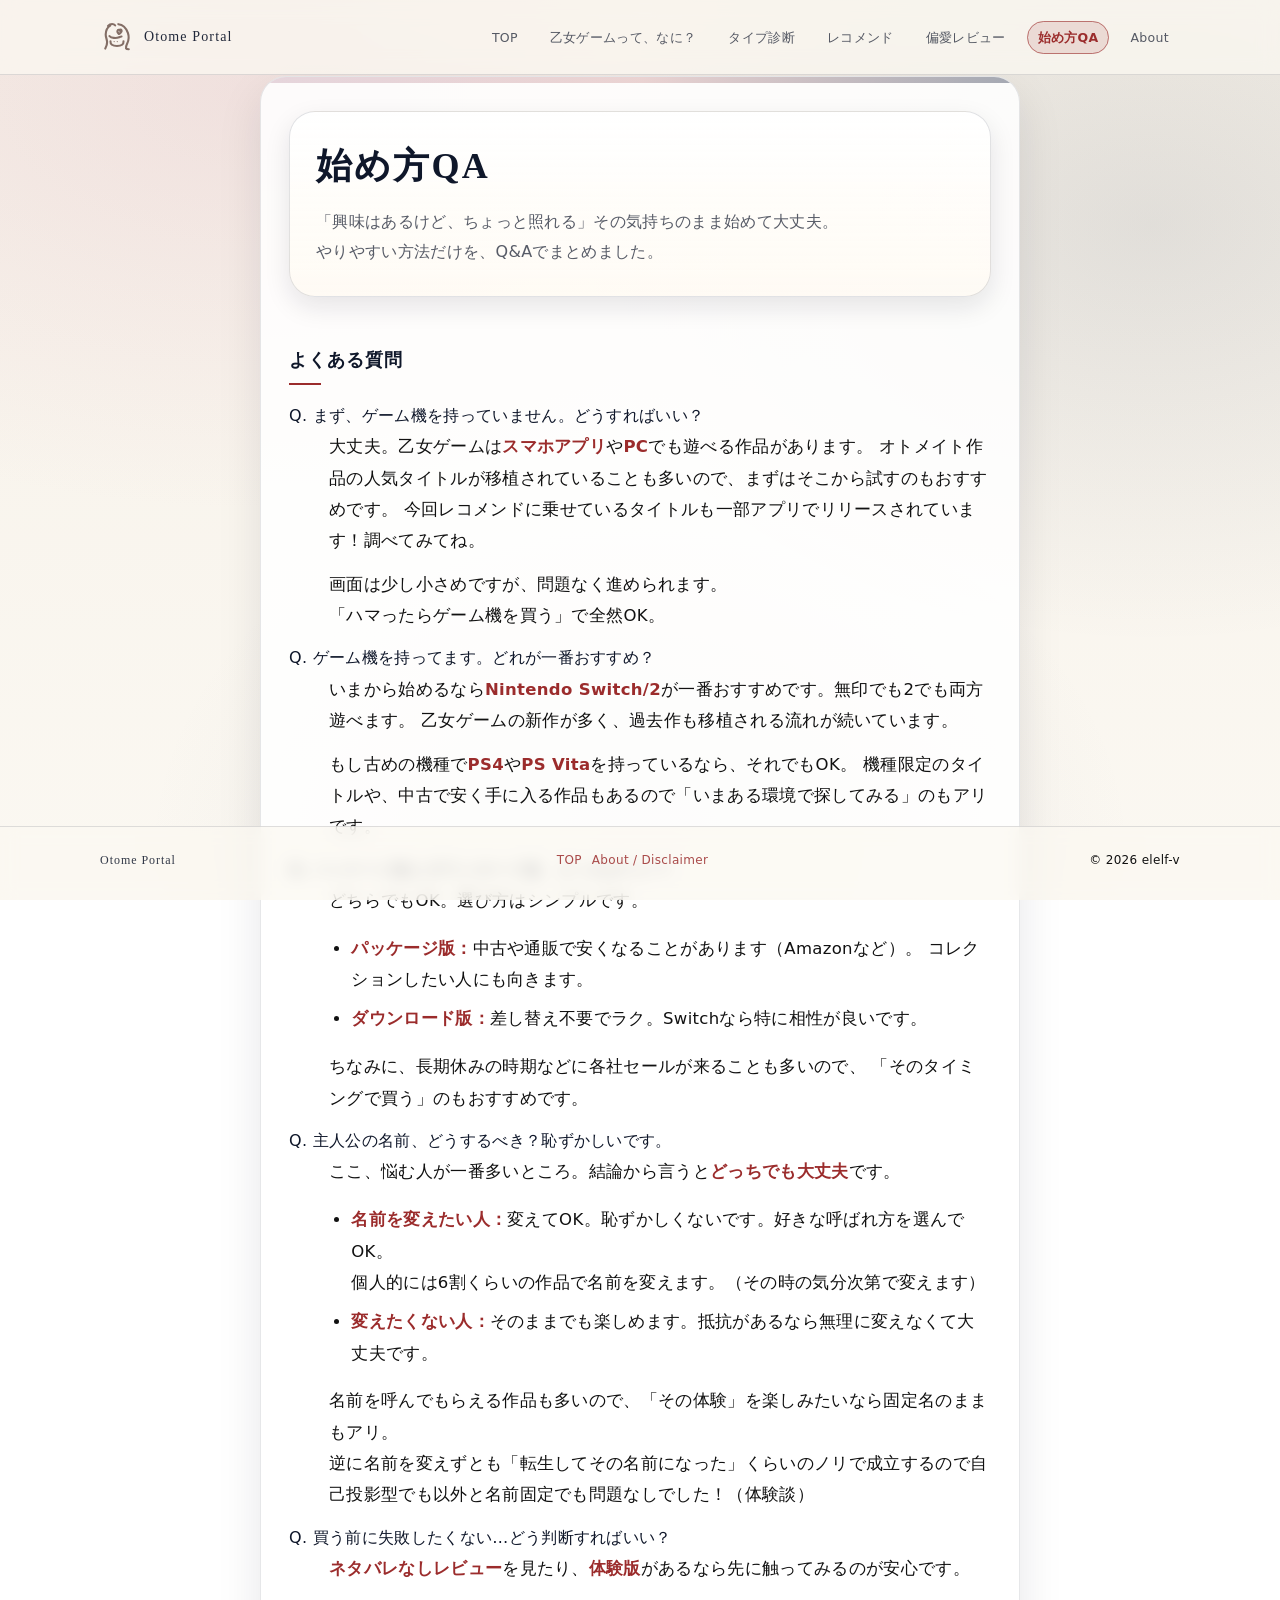
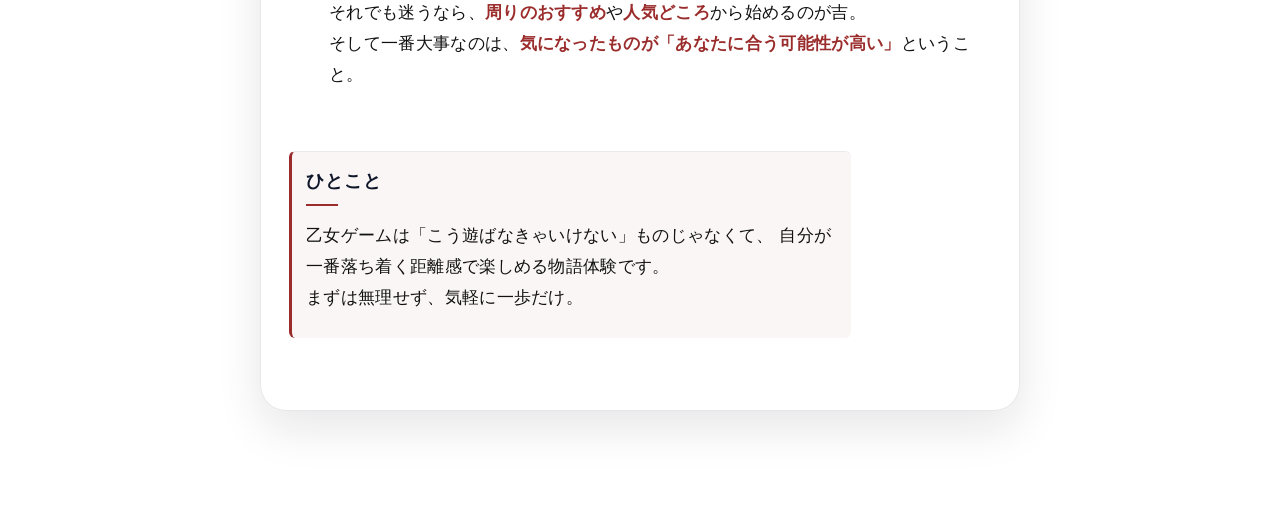
<file: start.html>
<!doctype html>
<html lang="ja">
  <head>
    <meta charset="UTF-8" />
    <title>始め方QA｜Otome Portal</title>
    <meta name="viewport" content="width=device-width, initial-scale=1" />

    <link rel="stylesheet" href="assets/css/styles.css" />
  </head>

  <body>
    <div id="header"></div>

    <main class="page">
      <header class="page-header">
        <h1>始め方QA</h1>
        <p class="lead">
          「興味はあるけど、ちょっと照れる」その気持ちのまま始めて大丈夫。<br />
          やりやすい方法だけを、Q&Aでまとめました。
        </p>
      </header>

      <section class="qa">
        <h2 class="section-title">よくある質問</h2>

        <dl class="qa-list">
          <div class="qa-item">
            <dt>Q. まず、ゲーム機を持っていません。どうすればいい？</dt>
            <dd>
              <p>
                大丈夫。乙女ゲームは<strong>スマホアプリ</strong>や<strong>PC</strong>でも遊べる作品があります。
                オトメイト作品の人気タイトルが移植されていることも多いので、まずはそこから試すのもおすすめです。
                今回レコメンドに乗せているタイトルも一部アプリでリリースされています！調べてみてね。
              </p>
              <p>
                画面は少し小さめですが、問題なく進められます。<br />
                「ハマったらゲーム機を買う」で全然OK。
              </p>
            </dd>
          </div>

          <div class="qa-item">
            <dt>Q. ゲーム機を持ってます。どれが一番おすすめ？</dt>
            <dd>
              <p>
                いまから始めるなら<strong>Nintendo Switch/2</strong
                >が一番おすすめです。無印でも2でも両方遊べます。
                乙女ゲームの新作が多く、過去作も移植される流れが続いています。
              </p>
              <p>
                もし古めの機種で<strong>PS4</strong>や<strong>PS Vita</strong
                >を持っているなら、それでもOK。
                機種限定のタイトルや、中古で安く手に入る作品もあるので「いまある環境で探してみる」のもアリです。
              </p>
            </dd>
          </div>

          <div class="qa-item">
            <dt>Q. パッケージ版とダウンロード版、どっちがいい？</dt>
            <dd>
              <p>どちらでもOK。選び方はシンプルです。</p>
              <ul class="list">
                <li>
                  <strong>パッケージ版：</strong
                  >中古や通販で安くなることがあります（Amazonなど）。
                  コレクションしたい人にも向きます。
                </li>
                <li>
                  <strong>ダウンロード版：</strong
                  >差し替え不要でラク。Switchなら特に相性が良いです。
                </li>
              </ul>
              <p>
                ちなみに、長期休みの時期などに各社セールが来ることも多いので、
                「そのタイミングで買う」のもおすすめです。
              </p>
            </dd>
          </div>

          <div class="qa-item">
            <dt>Q. 主人公の名前、どうするべき？恥ずかしいです。</dt>
            <dd>
              <p>
                ここ、悩む人が一番多いところ。結論から言うと<strong>どっちでも大丈夫</strong>です。
              </p>
              <ul class="list">
                <li>
                  <strong>名前を変えたい人：</strong
                  >変えてOK。恥ずかしくないです。好きな呼ばれ方を選んでOK。<br />
                  個人的には6割くらいの作品で名前を変えます。（その時の気分次第で変えます）
                </li>
                <li>
                  <strong>変えたくない人：</strong
                  >そのままでも楽しめます。抵抗があるなら無理に変えなくて大丈夫です。
                </li>
              </ul>
              <p>
                名前を呼んでもらえる作品も多いので、「その体験」を楽しみたいなら固定名のままもアリ。<br />
                逆に名前を変えずとも「転生してその名前になった」くらいのノリで成立するので自己投影型でも以外と名前固定でも問題なしでした！（体験談）
              </p>
            </dd>
          </div>

          <div class="qa-item">
            <dt>Q. 買う前に失敗したくない…どう判断すればいい？</dt>
            <dd>
              <p>
                <strong>ネタバレなしレビュー</strong
                >を見たり、<strong>体験版</strong>があるなら先に触ってみるのが安心です。
              </p>
              <p>
                それでも迷うなら、<strong>周りのおすすめ</strong>や<strong>人気どころ</strong>から始めるのが吉。<br />
                そして一番大事なのは、<strong>気になったものが「あなたに合う可能性が高い」</strong>ということ。
              </p>
            </dd>
          </div>
        </dl>
      </section>

      <section class="note">
        <h2 class="section-title">ひとこと</h2>
        <p>
          乙女ゲームは「こう遊ばなきゃいけない」ものじゃなくて、
          自分が一番落ち着く距離感で楽しめる物語体験です。<br />
          まずは無理せず、気軽に一歩だけ。
        </p>
      </section>
    </main>

    <div id="footer"></div>

    <script src="assets/js/main.js"></script>
  </body>
</html>
</file>
<file: assets/css/styles.css>
/* =========================================
  Otome Portal styles
  - warm beige + navy readability + dusty pink / chic red accent
========================================= */

:root {
  /* Base */
  --bg: #f6f1e8;
  --bg2: #fbf8f2;
  --panel: #ffffff;
  --panel2: #fffaf2;
  --line: rgba(15, 23, 42, 0.12);

  /* Text */
  --text: #0f172a;
  --muted: rgba(15, 23, 42, 0.7);
  --muted2: rgba(15, 23, 42, 0.55);

  /* Accents */
  --pink: #d9a3b6;
  --pinkDeep: #c77f98;
  --roseSoft: rgba(217, 163, 182, 0.22);

  --navy: #1f2a44;
  --gray: #6b7280;

  --redChic: #9b2c2c;
  --redChic2: #7f1d1d;

  /* Effects */
  --shadow: 0 18px 45px rgba(15, 23, 42, 0.12);
  --shadow2: 0 10px 26px rgba(15, 23, 42, 0.1);
  --radius: 18px;
  --radius2: 26px;
  --header-space: 74px;
  --footer-space: 82px;

  --max: 1080px;
  --reading: 68ch;

  --serif:
    ui-serif, "Noto Serif JP", "Hiragino Mincho ProN", "Yu Mincho", "YuMincho",
    "MS PMincho", serif;
  --sans:
    ui-sans-serif, system-ui, -apple-system, "Segoe UI",
    "Hiragino Kaku Gothic ProN", "Yu Gothic", "Meiryo", sans-serif;
}

* {
  box-sizing: border-box;
}
html,
body {
  height: 100%;
}

html {
  scroll-padding-top: calc(var(--header-space) + 12px);
  scroll-padding-bottom: calc(var(--footer-space) + 36px);
}

body {
  margin: 0;
  color: var(--text);
  background:
    radial-gradient(1200px 700px at 20% 10%, var(--roseSoft), transparent 60%),
    radial-gradient(
      1000px 700px at 90% 25%,
      rgba(31, 42, 68, 0.1),
      transparent 60%
    ),
    radial-gradient(
      900px 700px at 50% 95%,
      rgba(107, 114, 128, 0.1),
      transparent 55%
    ),
    linear-gradient(180deg, var(--bg), var(--bg2));
  font-family: var(--sans);
  line-height: 1.9;
  letter-spacing: 0.02em;
  text-rendering: optimizeLegibility;
  -webkit-font-smoothing: antialiased;
  background-attachment: fixed; /* Keep decorative bg behind content */
}

a {
  color: inherit;
  text-decoration: none;
}
a:hover {
  text-decoration: none;
}

:focus-visible {
  outline: 2px solid rgba(201, 167, 182, 0.85);
  outline-offset: 3px;
  border-radius: 10px;
}

/* Layout */
.container,
.header-inner,
.footer-inner {
  width: min(var(--max), calc(100% - 40px));
  margin: 0 auto;
}

#header {
  min-height: var(--header-space);
}

#footer {
  min-height: calc(var(--footer-space) + 36px);
}

/* ===== Main (paper) ===== */
main {
  width: min(760px, calc(100% - 40px));
  margin: 0 auto;
  padding: 34px 28px 56px;

  background: rgba(255, 255, 255, 0.86);
  border: 1px solid rgba(15, 23, 42, 0.1);
  border-radius: var(--radius2);
  box-shadow: 0 18px 45px rgba(15, 23, 42, 0.1);
  position: relative;
  overflow: hidden;
}

main::before {
  content: "";
  position: absolute;
  inset: 0 0 auto 0;
  height: 6px;
  background: linear-gradient(
    90deg,
    rgba(201, 167, 182, 0.45),
    rgba(155, 44, 44, 0.2),
    rgba(31, 42, 68, 0.4)
  );
  pointer-events: none;
}

/* Typo */
h1,
h2,
h3 {
  letter-spacing: 0.06em;
  color: var(--text);
}

h1 {
  font-family: var(--serif);
  font-size: clamp(24px, 3vw, 36px);
  line-height: 1.25;
  margin: 0 0 10px;
}
h2 {
  font-family: var(--serif);
  font-size: 18px;
  margin: 0 0 10px;
}
h3 {
  font-family: var(--serif);
  font-size: 15px;
  margin: 18px 0 8px;
}
p {
  margin: 0 0 12px;
  color: #111; /* Body text readability */
  max-width: var(--reading);
}

main > p,
main section > p,
main li,
main dd {
  font-size: clamp(14.5px, 0.95rem + 0.18vw, 16.5px);
}
.small,
.note {
  font-size: 12.5px;
  color: var(--muted);
}

/* ========= Header ========= */
.site-header {
  position: fixed;
  top: 0;
  left: 0;
  right: 0;
  z-index: 20;
  backdrop-filter: blur(10px);
  background: rgba(251, 248, 242, 0.72);
  border-bottom: 1px solid var(--line);
}

.header-inner {
  display: flex;
  align-items: center;
  justify-content: space-between;
  gap: 14px;
  padding: 14px 0;
}

.logo {
  display: inline-flex;
  align-items: center;
  gap: 10px;
  white-space: nowrap;
  font-family: var(--serif);
  letter-spacing: 0.08em;
  font-size: 14px;
  color: rgba(15, 23, 42, 0.92);
}

.logo-icon {
  width: 34px;
  height: 34px;
  flex: 0 0 34px;
  background-color: rgba(126, 104, 95, 0.95);
  -webkit-mask: url("../images/otome-portal-icon.svg") center / contain
    no-repeat;
  mask: url("../images/otome-portal-icon.svg") center / contain no-repeat;
  transition: background-color 0.18s ease;
}

.logo:hover .logo-icon,
.logo:focus-visible .logo-icon {
  background-color: var(--redChic);
}

.global-nav ul {
  list-style: none;
  padding: 0;
  margin: 0;
  display: flex;
  gap: 10px;
  flex-wrap: wrap;
  justify-content: flex-end;
}

.global-nav a {
  font-size: 12.5px;
  color: var(--muted);
  padding: 8px 10px;
  border-radius: 999px;
  border: 1px solid transparent;
  transition: 0.18s ease;
}

.global-nav a:hover {
  color: var(--redChic);
  border-color: rgba(155, 44, 44, 0.45);
  background: rgba(155, 44, 44, 0.08);
}

.global-nav a.active {
  color: var(--redChic);
  border-color: rgba(155, 44, 44, 0.6);
  background: rgba(155, 44, 44, 0.12);
  font-weight: 700;
}

.menu-toggle {
  display: none;
  font-size: 24px;
  background: none;
  border: none;
  color: rgba(15, 23, 42, 0.9);
}

/* Mobile nav */
@media (max-width: 760px) {
  .menu-toggle {
    display: inline-flex;
    align-items: center;
    justify-content: center;
    padding: 8px 10px;
    border-radius: 12px;
    border: 1px solid rgba(15, 23, 42, 0.12);
    background: rgba(255, 255, 255, 0.7);
  }
  .global-nav {
    display: none;
    width: 100%;
  }
  .global-nav.open {
    display: block;
  }
  .header-inner {
    flex-wrap: wrap;
  }
  .global-nav ul {
    width: 100%;
    justify-content: flex-start;
    gap: 8px;
    padding-bottom: 12px;
  }
}

/* ========= Footer ========= */
.site-footer {
  position: fixed;
  left: 0;
  right: 0;
  bottom: 0;
  z-index: 18;
  margin-top: 0;
  border-top: 1px solid rgba(15, 23, 42, 0.12);
  padding: 22px 0 28px;
  color: var(--muted2);
  font-size: 12px;
  background: rgba(251, 248, 242, 0.72);
  backdrop-filter: blur(8px);
}

.footer-inner {
  display: flex;
  flex-wrap: wrap;
  gap: 10px 16px;
  align-items: center;
  justify-content: space-between;
}

.footer-title {
  font-family: var(--serif);
  letter-spacing: 0.08em;
  color: rgba(15, 23, 42, 0.86);
  margin: 0;
}

.footer-nav {
  display: flex;
  gap: 10px;
  flex-wrap: wrap;
}
.footer-nav a {
  color: var(--redChic);
  opacity: 0.85;
  transition: 0.18s ease;
}
.footer-nav a:hover {
  color: var(--redChic);
  opacity: 1;
  text-decoration: underline;
}
.copyright {
  margin: 0;
}

/* ========= Generic panels ========= */
.panel {
  border: 1px solid var(--line);
  background: linear-gradient(
    180deg,
    rgba(255, 255, 255, 0.86),
    rgba(255, 250, 242, 0.74)
  );
  border-radius: var(--radius2);
  box-shadow: var(--shadow2);
  padding: 18px 18px 16px;
}

/* ========= TOP cards ========= */
.card-grid {
  display: grid;
  grid-template-columns: repeat(auto-fit, minmax(220px, 1fr));
  gap: 14px;
  margin-top: 18px;
}

.card {
  border: 1px solid rgba(15, 23, 42, 0.12);
  background: rgba(255, 255, 255, 0.78);
  border-radius: var(--radius);
  padding: 16px 16px 14px;
  transition: 0.18s ease;
  box-shadow: 0 10px 28px rgba(15, 23, 42, 0.06);
  display: block;
  position: relative;
  overflow: hidden;
}

.card::before {
  content: "";
  position: absolute;
  top: 0;
  left: -30%;
  width: 60%;
  height: 2px;
  background: linear-gradient(
    90deg,
    transparent,
    rgba(155, 44, 44, 0.55),
    transparent
  );
  transition: 0.22s ease;
}

.card:hover {
  background: rgba(255, 255, 255, 0.92);
  border-color: rgba(155, 44, 44, 0.45);
  box-shadow: 0 12px 32px rgba(155, 44, 44, 0.12);
  transform: translateY(-2px);
}

.card:hover::before {
  left: 35%;
}

.card h2,
.card h3 {
  margin: 0 0 6px;
  font-size: 14px;
  color: rgba(15, 23, 42, 0.92);
  font-family: var(--serif);
}

.card p {
  margin: 0;
  font-size: 12.8px;
  color: var(--muted);
  line-height: 1.65;
}

/* ========= Page header (Basics etc.) ========= */
.page-header {
  border: 1px solid var(--line);
  background: linear-gradient(
    180deg,
    rgba(255, 255, 255, 0.84),
    rgba(255, 250, 242, 0.74)
  );
  border-radius: var(--radius2);
  box-shadow: var(--shadow2);
  padding: 32px 26px 28px; /* Keep header rhythm consistent */
  margin-bottom: 18px;
}

.page-header h1 {
  margin-bottom: 18px;
}

.page-header p {
  color: var(--muted);
  margin-bottom: 0;
  max-width: 70ch;
}

/* ========= Review ========= */
.review-article {
  padding-top: 8px;
}

.review-header {
  border: 1px solid var(--line);
  background: linear-gradient(
    180deg,
    rgba(255, 255, 255, 0.86),
    rgba(255, 250, 242, 0.74)
  );
  border-radius: var(--radius2);
  box-shadow: var(--shadow2);
  padding: 30px 24px 24px;
  margin-bottom: 18px;
}

.review-header h1 {
  margin: 0 0 10px;
}

.review-header .lead {
  margin: 0;
  color: var(--muted);
  max-width: 70ch;
}

.review-item {
  border: 1px solid rgba(15, 23, 42, 0.12);
  border-radius: var(--radius);
  background: rgba(255, 255, 255, 0.95);
  box-shadow: 0 10px 28px rgba(15, 23, 42, 0.06);
  padding: 20px 18px 16px;
}

.review-item + .review-item {
  margin-top: 14px;
}

.review-item h2 {
  margin-top: 0;
  margin-bottom: 12px;
  padding-bottom: 8px;
  font-size: clamp(18px, 1rem + 0.32vw, 22px);
}

.review-item h2.review-title {
  position: relative;
  padding-left: 42px;
  min-height: 34px;
}

.review-item h2.review-title::before {
  content: "";
  position: absolute;
  left: 0;
  top: 1px;
  width: 30px;
  height: 30px;
  background-position: center;
  background-size: contain;
  background-repeat: no-repeat;
}

.review-item h2.icon-sangoku::before {
  background-image: url("../images/review-icon-sangoku.svg");
}

.review-item h2.icon-olympia::before {
  background-image: url("../images/review-icon-olympia.svg");
}

.review-item h2.icon-bws::before {
  background-image: url("../images/review-icon-bws.svg");
}

.review-item h2.icon-hakuoki::before {
  background-image: url("../images/review-icon-hakuoki.svg");
}

.review-item h2::after {
  content: "";
  display: block;
  width: 32px;
  height: 2px;
  margin-top: 8px;
  background: var(--redChic);
}

.review-item p {
  color: rgba(15, 23, 42, 0.78);
  margin-bottom: 12px;
  max-width: none;
  line-height: 1.95;
}

.review-point {
  border-left: 3px solid rgba(155, 44, 44, 0.6);
  background: rgba(155, 44, 44, 0.05);
  border-radius: 10px;
  padding: 12px 14px;
}

.review-tag {
  margin: 0;
  font-size: 12.5px;
  color: var(--muted2);
  letter-spacing: 0.04em;
}

/* TOC */
.toc {
  border: 1px solid rgba(201, 167, 182, 0.45);
  background: linear-gradient(
    135deg,
    rgba(234, 209, 218, 0.24),
    rgba(255, 250, 242, 0.78)
  );
  border-radius: var(--radius2);
  padding: 16px 16px 14px;
  box-shadow: 0 10px 26px rgba(15, 23, 42, 0.06);
  margin: 18px 0 22px;
}

.toc h2 {
  margin: 0 0 8px;
  font-size: 15px;
}

.toc ol {
  margin: 0;
  padding-left: 20px;
  color: rgba(15, 23, 42, 0.85);
}

.toc a {
  color: rgba(31, 42, 68, 0.92);
  border-bottom: 1px dashed rgba(155, 44, 44, 0.45);
  transition: 0.18s ease;
}
.toc a:hover {
  color: var(--redChic);
  border-bottom: 1px solid var(--redChic);
  border-bottom-style: solid;
}

/* Article sections */
main section {
  padding: 28px 0;
}

main section + section {
  border-top: 1px solid rgba(15, 23, 42, 0.06); /* Section divider */
}

main section h2 {
  position: relative;
  padding-bottom: 8px;
  margin-bottom: 14px;
}

main section h2::after {
  content: "";
  position: absolute;
  left: 0;
  bottom: 0;
  width: 32px;
  height: 2px;
  background: var(--redChic);
}

/* Lists */
ul,
ol {
  color: #111;
  padding-left: 1.35em;
}
li {
  margin: 8px 0;
}
strong {
  color: var(--redChic);
  font-weight: 700;
}

/* History DL */
dl.history {
  border: 2px solid rgba(155, 44, 44, 0.2);
  background: linear-gradient(
    180deg,
    rgba(255, 255, 255, 0.9),
    rgba(255, 250, 242, 0.8)
  );
  border-radius: var(--radius);
  padding: 18px;
  margin: 18px 0 24px;
  box-shadow: 0 10px 28px rgba(155, 44, 44, 0.06);
}

dl.history dt {
  font-weight: 900;
  color: var(--redChic);
  margin-top: 14px;
  margin-bottom: 6px;
  font-family: var(--serif);
  letter-spacing: 0.08em;
  font-size: 15px;
  padding: 8px 10px;
  background: rgba(155, 44, 44, 0.06);
  border-radius: 8px;
  border-left: 4px solid var(--redChic);
  padding-left: 12px;
}

dl.history dt:first-child {
  margin-top: 0;
}

dl.history dd {
  margin: 0 0 12px 0;
  color: var(--muted);
  line-height: 1.8;
  padding-left: 14px;
  border-left: 2px solid rgba(155, 44, 44, 0.25);
}

/* Next links */
.next-links {
  margin-top: 16px;
  display: grid;
  grid-template-columns: 1fr 1fr;
  gap: 14px;
}

/* Footnotes & References */
.note {
  padding: 12px 14px;
  background: rgba(155, 44, 44, 0.04);
  border-left: 3px solid var(--redChic);
  border-radius: 6px;
  margin: 16px 0;
  font-size: 13px;
  color: var(--muted);
  max-width: var(--reading);
}

/* Reference links / supscript */
sup {
  font-size: 0.8em;
}

a.footnote {
  color: var(--redChic);
  text-decoration: none;
  border-bottom: 1px dotted var(--redChic);
  padding: 0 2px;
  margin: 0 2px;
}

a.footnote:hover {
  background: rgba(155, 44, 44, 0.08);
  border-bottom-style: solid;
}

@media (max-width: 760px) {
  main {
    padding: 26px 18px 44px;
    border-radius: 20px;
  }
  h1 {
    letter-spacing: 0.04em;
  }
  p,
  li,
  dd {
    line-height: 1.85;
  }
  .page-header {
    padding: 24px 16px 20px;
  }
  .review-header {
    padding: 24px 16px 20px;
  }
  .review-item {
    padding: 16px 14px 14px;
  }
  .review-item h2.review-title {
    padding-left: 36px;
    min-height: 30px;
  }
  .review-item h2.review-title::before {
    width: 24px;
    height: 24px;
    top: 1px;
  }
  .toc {
    padding: 14px 14px 12px;
  }
  .card-grid {
    gap: 10px;
  }
  .card {
    padding: 14px 13px 12px;
  }
  .next-links {
    grid-template-columns: 1fr;
  }
  dl.history dt {
    font-size: 14px;
    padding: 6px 8px;
  }
}

/* ========= Buttons ========= */
.btn,
button {
  font-family: var(--sans);
  padding: 10px 16px;
  border-radius: var(--radius);
  border: none;
  font-size: 14px;
  cursor: pointer;
  transition: 0.18s ease;
  letter-spacing: 0.02em;
  font-weight: 600;
}

.btn-primary,
button.primary {
  background: var(--redChic);
  color: white;
  box-shadow: 0 6px 20px rgba(155, 44, 44, 0.25);
}

.btn-primary:hover,
button.primary:hover {
  background: var(--redChic2);
  box-shadow: 0 8px 24px rgba(155, 44, 44, 0.35);
  transform: translateY(-1px);
}

.btn-primary:active,
button.primary:active {
  transform: translateY(0);
  box-shadow: 0 4px 12px rgba(155, 44, 44, 0.25);
}

.btn-secondary {
  background: rgba(201, 167, 182, 0.12);
  color: var(--redChic);
  border: 1px solid rgba(155, 44, 44, 0.3);
}

.btn-secondary:hover {
  background: rgba(155, 44, 44, 0.08);
  border-color: rgba(155, 44, 44, 0.5);
}

/* Utility */
hr {
  border: 0;
  border-top: 1px solid rgba(15, 23, 42, 0.12);
  margin: 22px 0;
}

/* ========= Diagnosis / Recommend ========= */
.diagnosis {
  margin-top: 14px;
  display: grid;
  gap: 12px;
}

.diagnosis .question {
  margin: 0;
  border: 1px solid rgba(15, 23, 42, 0.12);
  border-radius: 16px;
  padding: 16px 16px 14px;
  background: linear-gradient(
    180deg,
    rgba(255, 255, 255, 0.96),
    rgba(255, 250, 242, 0.92)
  );
  box-shadow: 0 8px 22px rgba(15, 23, 42, 0.06);
  transition: 0.18s ease;
}

.diagnosis .question:hover {
  border-color: rgba(155, 44, 44, 0.38);
  box-shadow: 0 12px 28px rgba(155, 44, 44, 0.1);
}

.diagnosis .question legend {
  display: block;
  width: 100%;
  margin: 0 0 10px;
  padding: 0;
  font-family: var(--serif);
  font-size: 15.5px;
  font-weight: 700;
  letter-spacing: 0.04em;
  color: rgba(15, 23, 42, 0.92);
}

.diagnosis .question label {
  display: flex;
  align-items: center;
  gap: 10px;
  cursor: pointer;
  border: 1px solid rgba(15, 23, 42, 0.14);
  border-radius: 12px;
  background: rgba(255, 255, 255, 0.9);
  color: rgba(15, 23, 42, 0.82);
  padding: 10px 12px;
  line-height: 1.75;
  transition: 0.18s ease;
}

.diagnosis .question label + label {
  margin-top: 8px;
}

.diagnosis .question label:hover {
  border-color: rgba(155, 44, 44, 0.35);
  background: rgba(255, 255, 255, 0.98);
  color: rgba(15, 23, 42, 0.9);
  transform: translateY(-1px);
}

.diagnosis .question input[type="radio"] {
  appearance: none;
  width: 18px;
  height: 18px;
  margin: 0;
  border-radius: 999px;
  border: 2px solid rgba(31, 42, 68, 0.45);
  background: rgba(255, 255, 255, 0.98);
  position: relative;
  flex: 0 0 18px;
  transition: 0.18s ease;
}

.diagnosis .question input[type="radio"]::after {
  content: "";
  position: absolute;
  inset: 3px;
  border-radius: 999px;
  background: var(--redChic);
  transform: scale(0);
  transition: transform 0.16s ease;
}

.diagnosis .question input[type="radio"]:checked {
  border-color: rgba(155, 44, 44, 0.8);
  box-shadow: 0 0 0 4px rgba(155, 44, 44, 0.12);
}

.diagnosis .question input[type="radio"]:checked::after {
  transform: scale(1);
}

.diagnosis .question label:has(input[type="radio"]:checked) {
  border-color: rgba(155, 44, 44, 0.5);
  background: rgba(155, 44, 44, 0.08);
  color: rgba(15, 23, 42, 0.95);
}

.diagnosis .btn-primary {
  margin-top: 0;
  justify-self: start;
  min-width: 200px;
}

.diagnosis .note-small {
  margin: 2px 0 0;
  padding: 0;
  border: 0;
  background: transparent;
  color: rgba(15, 23, 42, 0.68);
}

.diagnosis .note-small + .btn-primary {
  margin-top: 6px;
}

.recommend-section {
  margin: 28px 0;
  padding: 22px;
  border-radius: 18px;
  border: 1px solid rgba(15, 23, 42, 0.12);
  background: rgba(255, 255, 255, 0.95);
}

.recommend-section > h2 {
  margin-bottom: 14px;
}

.recommend-section p,
.recommend-section li,
.recommend-lead,
.result-title,
.result-sub {
  color: rgba(15, 23, 42, 0.76);
  line-height: 1.95;
}

.recommend-lead {
  margin: 6px 0 0;
}

.works-grid {
  display: grid;
  grid-template-columns: repeat(2, minmax(0, 1fr));
  gap: 14px;
  margin-top: 14px;
}

.work-card {
  border: 1px solid rgba(15, 23, 42, 0.1);
  border-radius: 14px;
  background: rgba(255, 255, 255, 0.96);
  padding: 14px;
}

.work-top {
  display: flex;
  align-items: center;
  gap: 10px;
}

.icon {
  display: none;
}

.work-card h3 {
  margin: 0;
  display: flex;
  align-items: center;
  gap: 10px;
  font-family: var(--serif);
  font-size: clamp(19px, 1rem + 0.25vw, 22px);
  line-height: 1.35;
  letter-spacing: 0.04em;
}

/* recommend.html cards with direct h3 titles */
.work-card h3::before {
  content: "\25C7";
  width: 1.35em;
  flex: 0 0 1.35em;
  text-align: center;
  font-size: 1.05em;
  color: rgba(15, 23, 42, 0.84);
  opacity: 0.95;
}

.work-card p {
  margin: 8px 0 0;
  max-width: none;
  color: rgba(15, 23, 42, 0.76);
  line-height: 1.95;
}

/* Icon mapping */
main.page > .recommend-section:first-of-type .work-card:nth-of-type(1) h3::before,
#type-c .work-card:nth-of-type(1) h3::before {
  content: "\1F4D3";
}

main.page > .recommend-section:first-of-type .work-card:nth-of-type(2) h3::before,
#type-a .work-card:nth-of-type(1) h3::before {
  content: "\26D3";
}

main.page > .recommend-section:first-of-type .work-card:nth-of-type(3) h3::before,
#type-d .work-card:nth-of-type(1) h3::before {
  content: "\1F338";
}

#type-a .work-card:nth-of-type(2) h3::before {
  content: "\1F4AC";
}

#type-a .work-card:nth-of-type(3) h3::before {
  content: "\1F451";
}

#type-a .simple-list li:nth-of-type(1)::before {
  content: "\2696\00A0";
}

#type-a .simple-list li:nth-of-type(2)::before {
  content: "\1F552\00A0";
}

#type-b .work-card:nth-of-type(1) h3::before {
  content: "\2699";
}

#type-b .work-card:nth-of-type(2) h3::before {
  content: "\2694";
}

#type-b .work-card:nth-of-type(3) h3::before {
  content: "\2694";
}

#type-c .work-card:nth-of-type(2) h3::before {
  content: "\1F3F9";
}

#type-c .work-card:nth-of-type(3) h3::before {
  content: "\1F977";
}

#type-d .work-card:nth-of-type(2) h3::before {
  content: "\1F458";
}

#type-d .work-card:nth-of-type(3) h3::before {
  content: "\1F4DC";
}

#type-b .simple-list li:nth-of-type(1)::before {
  content: "\1F52B\00A0";
}

#type-b .simple-list li:nth-of-type(2)::before {
  content: "\2708\00A0";
}

#type-b .simple-list li:nth-of-type(3)::before {
  content: "\1F0CF\00A0";
}

#type-c .simple-list li:nth-of-type(1)::before {
  content: "\1F44A\00A0";
}

#type-c .simple-list li:nth-of-type(2)::before {
  content: "\1F3A4\00A0";
}

#type-d .simple-list li:nth-of-type(1)::before {
  content: "\1F478\00A0";
}

#type-d .simple-list li:nth-of-type(2)::before {
  content: "\1F5FC\00A0";
}

#type-d .simple-list li:nth-of-type(3)::before {
  content: "\1F3AD\00A0";
}

.type-nav-list {
  list-style: none;
  padding: 0;
  margin: 12px 0 0;
  display: grid;
  gap: 10px;
}

.type-nav-list a {
  display: block;
  padding: 12px 14px;
  border-radius: 14px;
  border: 1px solid rgba(15, 23, 42, 0.12);
  background: rgba(255, 255, 255, 0.92);
  color: rgba(15, 23, 42, 0.86);
  text-decoration: none;
  transition: 0.18s ease;
}

.type-nav-list a:hover {
  border-color: rgba(155, 44, 44, 0.42);
  color: var(--redChic);
  background: rgba(255, 255, 255, 0.98);
}

.result-banner {
  margin: 14px 0 22px;
  padding: 16px 18px;
  border-radius: 16px;
  border: 1px solid rgba(179, 58, 58, 0.35);
  background: rgba(255, 255, 255, 0.92);
}

.result-title {
  margin: 0 0 2px;
}

.result-title strong {
  color: var(--redChic);
}

.result-sub {
  margin: 0;
}

.result-link {
  margin: 8px 0 0;
}

.result-link a {
  color: var(--redChic);
  border-bottom: 1px dashed rgba(155, 44, 44, 0.5);
}

.result-link a:hover {
  border-bottom-style: solid;
}

.more {
  margin-top: 12px;
}

.more summary {
  cursor: pointer;
  font-weight: 700;
}

.simple-list {
  margin: 10px 0 0 1.2em;
}

.highlight {
  border: 2px solid rgba(179, 58, 58, 0.75);
  box-shadow: 0 16px 36px rgba(179, 58, 58, 0.16);
}

.note-small {
  margin-top: 10px;
  font-size: 0.85rem;
  color: rgba(15, 23, 42, 0.66);
}

@media (max-width: 720px) {
  .diagnosis .question {
    padding: 14px 12px 12px;
  }

  .diagnosis .question label {
    padding: 9px 10px;
  }

  .diagnosis .btn-primary {
    width: 100%;
    min-width: 0;
  }

  .works-grid {
    grid-template-columns: 1fr;
  }
}
</file>
